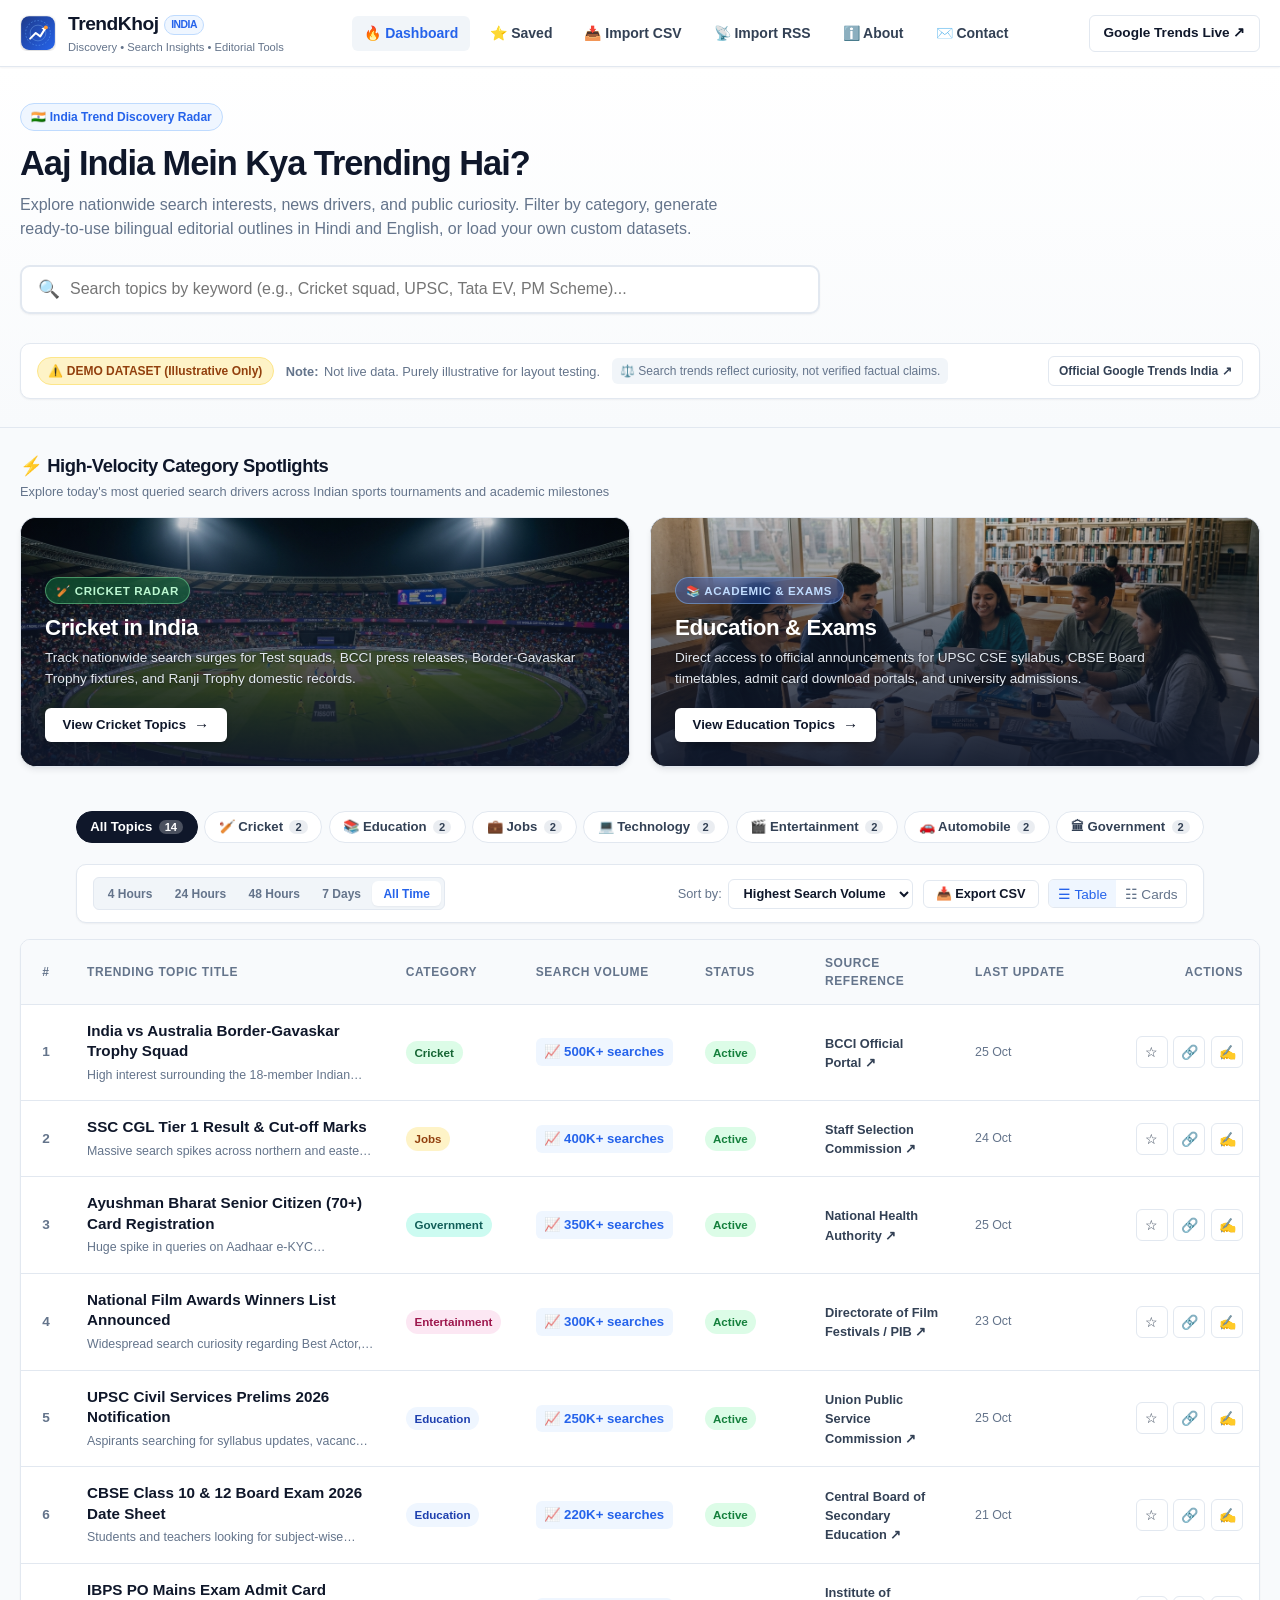
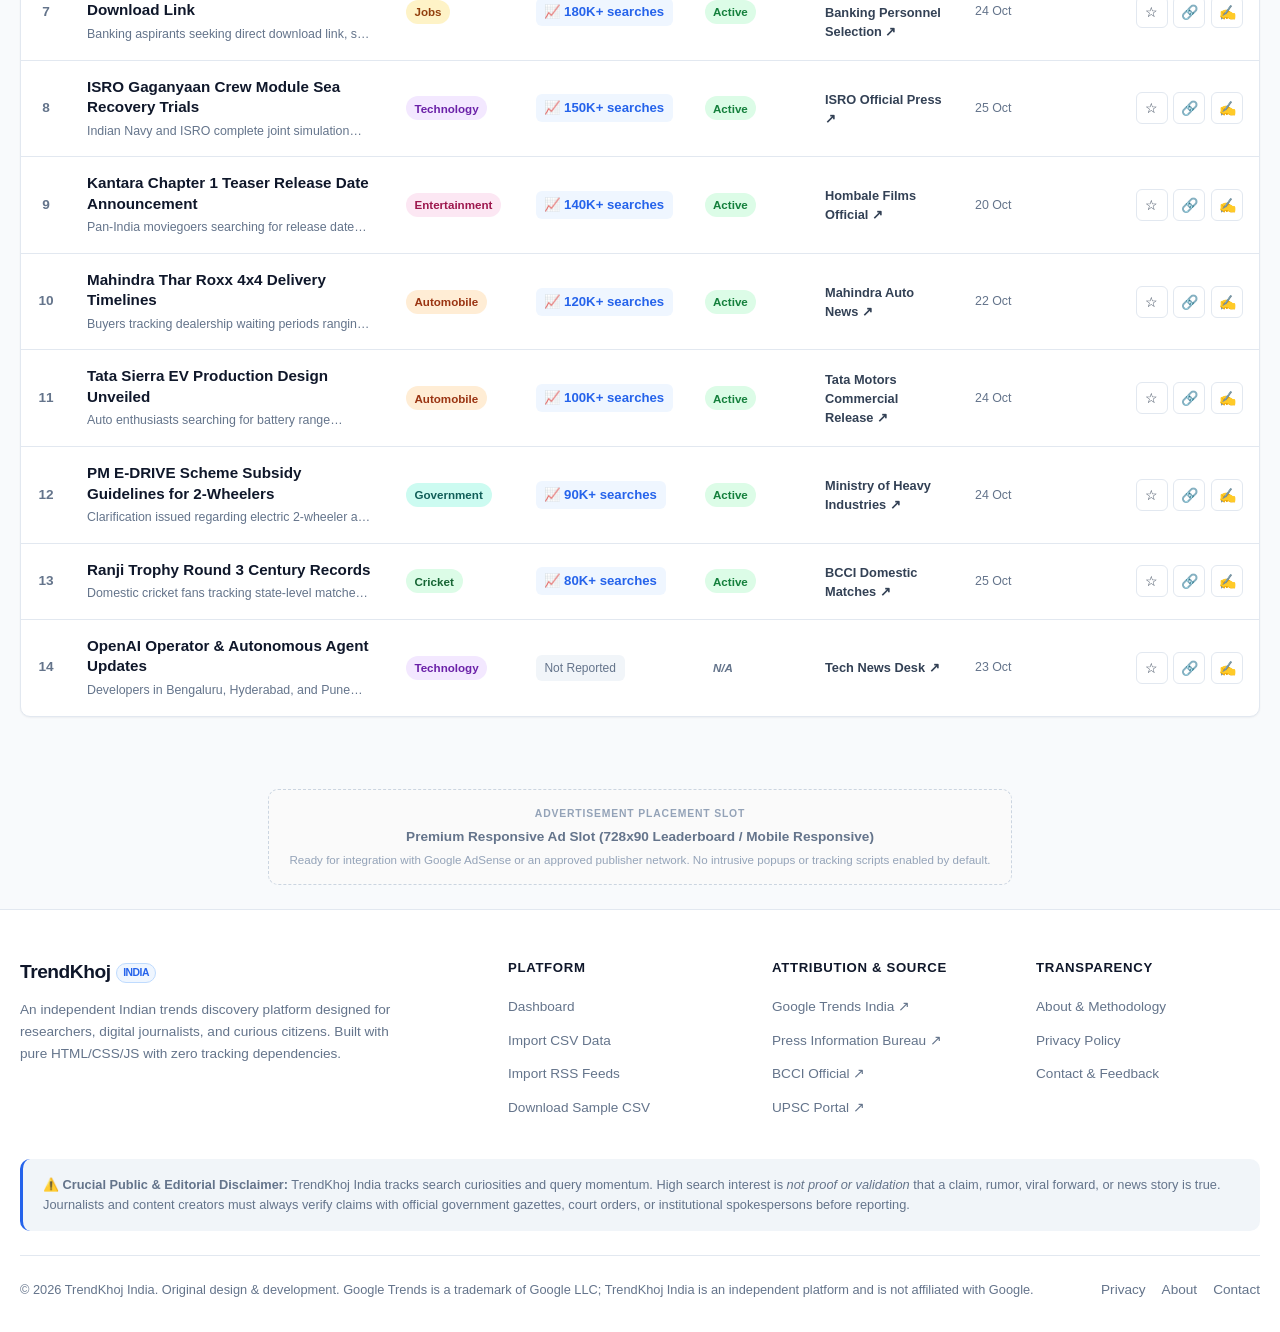
<file: Trendkhoj/index.html>
<!DOCTYPE html>
<html lang="en">
<head>
  <meta charset="UTF-8">
  <meta name="viewport" content="width=device-width, initial-scale=1.0">
  <title>TrendKhoj India | Aaj India Mein Kya Trending Hai? — Trending Topics Discovery</title>
  
  <!-- SEO Meta Tags -->
  <meta name="description" content="Discover what India is searching for right now. TrendKhoj India is an independent discovery platform inspired by Google Trends, offering verified category filters, editorial outlines in Hindi & English, and CSV/RSS import tools.">
  <meta name="keywords" content="India trends, trending topics India, Google Trends India, Aaj India Mein Kya Trending Hai, Cricket trends, Sarkari naukri trends, UPSC trends, Tech India trends, Hindi article outline generator">
  <meta name="author" content="TrendKhoj India">
  <meta name="robots" content="index, follow">

  <!-- OpenGraph Social Tags -->
  <meta property="og:title" content="TrendKhoj India — Aaj India Mein Kya Trending Hai?">
  <meta property="og:description" content="India-focused trending topics discovery platform. Search interests, editorial outlines, and transparent data exploration.">
  <meta property="og:type" content="website">
  <meta property="og:image" content="assets/images/favicon.svg">
  
  <!-- Favicon -->
  <link rel="icon" type="image/svg+xml" href="favicon.svg">
  
  <!-- Core Stylesheet -->
  <link rel="stylesheet" href="style.css">
</head>
<body>

  <!-- =======================================================================
       1. TOP NAVBAR
       ======================================================================= -->
  <nav class="navbar" role="navigation" aria-label="Main Navigation">
    <div class="nav-container">
      
      <!-- Brand Logo & Identity -->
      <a href="index.html" class="brand-wrapper" title="TrendKhoj India Homepage">
        <img src="assets/images/favicon.svg" alt="TrendKhoj India Emblem" class="brand-logo-svg">
        <div class="brand-text">
          <div class="brand-title">
            TrendKhoj <span class="badge-country">India</span>
          </div>
          <span class="brand-subtitle">Discovery • Search Insights • Editorial Tools</span>
        </div>
      </a>

      <!-- Desktop Navigation Links -->
      <ul class="nav-links" id="nav-links-menu">
        <li><a href="index.html" class="nav-link active">🔥 Dashboard</a></li>
        <li><a href="javascript:void(0)" id="nav-favorites-btn" class="nav-link">⭐ Saved <span id="nav-fav-count" class="cat-count" style="display:none;">0</span></a></li>
        <li><a href="javascript:void(0)" id="nav-import-csv-btn" class="nav-link">📥 Import CSV</a></li>
        <li><a href="javascript:void(0)" id="nav-import-rss-btn" class="nav-link">📡 Import RSS</a></li>
        <li><a href="about.html" class="nav-link">ℹ️ About</a></li>
        <li><a href="contact.html" class="nav-link">✉️ Contact</a></li>
      </ul>

      <!-- Navbar Action: Link to Official Google Trends -->
      <div class="nav-actions">
        <a href="https://trends.google.com/trending?geo=IN" target="_blank" rel="noopener noreferrer" class="btn-nav-outline" title="View live Google Trends Trending Now in India">
          Google Trends Live ↗
        </a>
        <button type="button" class="mobile-menu-btn" id="mobile-menu-toggle" aria-label="Toggle navigation menu">
          ☰
        </button>
      </div>

    </div>
  </nav>

  <!-- =======================================================================
       2. HERO HEADER & SEARCH
       ======================================================================= -->
  <header class="hero-section">
    <div class="hero-container">
      
      <div class="hero-badge-tag">
        🇮🇳 India Trend Discovery Radar
      </div>

      <h1 class="hero-title">
        Aaj India Mein Kya Trending Hai?
      </h1>
      
      <p class="hero-subtitle">
        Explore nationwide search interests, news drivers, and public curiosity. Filter by category, generate ready-to-use bilingual editorial outlines in Hindi and English, or load your own custom datasets.
      </p>

      <!-- Topic Search Bar -->
      <div class="search-wrapper">
        <div class="search-input-group">
          <span class="search-icon-inside" aria-hidden="true">🔍</span>
          <input 
            type="text" 
            id="search-topics-input" 
            class="search-input" 
            placeholder="Search topics by keyword (e.g., Cricket squad, UPSC, Tata EV, PM Scheme)..." 
            autocomplete="off"
            aria-label="Search trending topics"
          >
          <button type="button" id="search-clear-btn" class="search-clear-btn" title="Clear search query" aria-label="Clear search input">
            ✕
          </button>
        </div>

        <!-- Search History Pills -->
        <div class="search-history-container">
          <div id="search-history-chips"></div>
          <button type="button" id="btn-clear-history" class="btn-clear-history" style="display:none;">Clear history</button>
        </div>
      </div>

      <!-- Data Status & Authenticity Banner -->
      <div class="data-status-banner">
        <div class="status-info-cluster">
          <span id="data-origin-badge" class="dataset-pill demo">
            ⚠️ DEMO DATASET (Illustrative Only)
          </span>
          <div id="data-timestamp-info" class="status-timestamp">
            <!-- Populated via app.js -->
          </div>
          <span class="status-disclaimer-snippet">
            ⚖️ Search trends reflect curiosity, not verified factual claims.
          </span>
        </div>

        <div class="status-actions">
          <button type="button" id="btn-reset-demo-dataset" class="btn-sm-action" style="display:none;" title="Restore original demo dataset">
            🔄 Revert to Demo Data
          </button>
          <a href="https://trends.google.com/trending?geo=IN" target="_blank" rel="noopener noreferrer" class="btn-sm-action" title="Check official Google Trends page">
            Official Google Trends India ↗
          </a>
        </div>
      </div>

    </div>
  </header>

  <!-- =======================================================================
       2.5 CATEGORY SPOTLIGHT SHOWCASE (Cricket & Education)
       ======================================================================= -->
  <section class="category-spotlight-section" aria-label="Featured Category Spotlights">
    <div class="spotlight-header">
      <div class="spotlight-title-group">
        <h2 class="spotlight-section-heading">
          <span>⚡ High-Velocity Category Spotlights</span>
        </h2>
        <p class="spotlight-section-sub">
          Explore today's most queried search drivers across Indian sports tournaments and academic milestones
        </p>
      </div>
    </div>

    <div class="category-spotlight-grid">
      
      <!-- Cricket Category Card -->
      <article class="category-spotlight-card" data-spotlight-cat="Cricket">
        <div class="spotlight-img-wrap">
          <img 
            src="assets/images/cricket-category.jpg" 
            alt="Crowded Indian cricket stadium under bright floodlights with players in action on the pitch" 
            class="spotlight-img"
            loading="lazy"
            onerror="this.onerror=null; this.src='https://images.unsplash.com/photo-1540747913346-19e32dc3e97e?auto=format&fit=crop&w=800&q=80';"
          >
          <div class="spotlight-gradient-overlay" aria-hidden="true"></div>
        </div>
        <div class="spotlight-content">
          <span class="spotlight-badge cricket-badge">🏏 Cricket Radar</span>
          <h3 class="spotlight-card-title">Cricket in India</h3>
          <p class="spotlight-card-desc">
            Track nationwide search surges for Test squads, BCCI press releases, Border-Gavaskar Trophy fixtures, and Ranji Trophy domestic records.
          </p>
          <button type="button" class="btn-spotlight-action" data-filter-category="Cricket" aria-label="Filter dashboard to view all Cricket topics">
            <span>View Cricket Topics</span>
            <span class="btn-arrow" aria-hidden="true">→</span>
          </button>
        </div>
      </article>

      <!-- Education Category Card -->
      <article class="category-spotlight-card" data-spotlight-cat="Education">
        <div class="spotlight-img-wrap">
          <img 
            src="assets/images/education-category.jpg" 
            alt="Indian university students studying with textbooks, notebooks, and laptops in a bright modern library" 
            class="spotlight-img"
            loading="lazy"
            onerror="this.onerror=null; this.src='https://images.unsplash.com/photo-1523240795612-9a054b0db644?auto=format&fit=crop&w=800&q=80';"
          >
          <div class="spotlight-gradient-overlay" aria-hidden="true"></div>
        </div>
        <div class="spotlight-content">
          <span class="spotlight-badge education-badge">📚 Academic & Exams</span>
          <h3 class="spotlight-card-title">Education & Exams</h3>
          <p class="spotlight-card-desc">
            Direct access to official announcements for UPSC CSE syllabus, CBSE Board timetables, admit card download portals, and university admissions.
          </p>
          <button type="button" class="btn-spotlight-action" data-filter-category="Education" aria-label="Filter dashboard to view all Education topics">
            <span>View Education Topics</span>
            <span class="btn-arrow" aria-hidden="true">→</span>
          </button>
        </div>
      </article>

    </div>
  </section>

  <!-- =======================================================================
       3. CONTROLS BAR (CATEGORIES, TIME, SORT, VIEW)
       ======================================================================= -->
  <section class="controls-section" aria-label="Filter and Sort Controls">
    <div class="controls-cluster">
      
      <!-- Category Filter Pills -->
      <div class="categories-scroll" id="categories-container" role="tablist" aria-label="Topic Categories">
        <button type="button" class="cat-btn active" data-cat="All" role="tab" aria-selected="true">
          All Topics <span class="cat-count" data-cat-badge="All">0</span>
        </button>
        <button type="button" class="cat-btn" data-cat="Cricket" role="tab" aria-selected="false">
          🏏 Cricket <span class="cat-count" data-cat-badge="Cricket">0</span>
        </button>
        <button type="button" class="cat-btn" data-cat="Education" role="tab" aria-selected="false">
          📚 Education <span class="cat-count" data-cat-badge="Education">0</span>
        </button>
        <button type="button" class="cat-btn" data-cat="Jobs" role="tab" aria-selected="false">
          💼 Jobs <span class="cat-count" data-cat-badge="Jobs">0</span>
        </button>
        <button type="button" class="cat-btn" data-cat="Technology" role="tab" aria-selected="false">
          💻 Technology <span class="cat-count" data-cat-badge="Technology">0</span>
        </button>
        <button type="button" class="cat-btn" data-cat="Entertainment" role="tab" aria-selected="false">
          🎬 Entertainment <span class="cat-count" data-cat-badge="Entertainment">0</span>
        </button>
        <button type="button" class="cat-btn" data-cat="Automobile" role="tab" aria-selected="false">
          🚗 Automobile <span class="cat-count" data-cat-badge="Automobile">0</span>
        </button>
        <button type="button" class="cat-btn" data-cat="Government" role="tab" aria-selected="false">
          🏛 Government <span class="cat-count" data-cat-badge="Government">0</span>
        </button>
      </div>

      <!-- Secondary Controls: Time Range, Sorting, Export, View Toggle -->
      <div class="secondary-filters-bar">
        
        <!-- Time Window Filter -->
        <div class="time-filters-group" role="group" aria-label="Time Filter Window">
          <button type="button" class="time-btn" data-time-filter="4h">4 Hours</button>
          <button type="button" class="time-btn" data-time-filter="24h">24 Hours</button>
          <button type="button" class="time-btn" data-time-filter="48h">48 Hours</button>
          <button type="button" class="time-btn" data-time-filter="7d">7 Days</button>
          <button type="button" class="time-btn active" data-time-filter="all">All Time</button>
        </div>

        <!-- Sort, Export, and View Mode Group -->
        <div class="sort-and-view-group">
          
          <!-- Sort Dropdown -->
          <div class="sort-select-wrapper">
            <label for="sort-select">Sort by:</label>
            <select id="sort-select" class="select-control">
              <option value="volume-desc">Highest Search Volume</option>
              <option value="volume-asc">Lowest Search Volume</option>
              <option value="recent">Most Recently Updated</option>
              <option value="title-asc">Topic Title (A to Z)</option>
              <option value="title-desc">Topic Title (Z to A)</option>
            </select>
          </div>

          <!-- Export CSV Button -->
          <button type="button" id="btn-export-csv" class="btn-export" title="Export currently filtered topics as CSV file">
            📥 Export CSV
          </button>

          <!-- Table / Card View Toggle -->
          <div class="view-toggle-group" role="group" aria-label="View toggle">
            <button type="button" id="view-mode-table" class="view-toggle-btn active" title="Desktop Table View" aria-label="Table view">
              ☰ Table
            </button>
            <button type="button" id="view-mode-cards" class="view-toggle-btn" title="Card Grid View" aria-label="Card view">
              ☷ Cards
            </button>
          </div>

        </div>

      </div>

    </div>
  </section>

  <!-- =======================================================================
       4. TOPIC DASHBOARD
       ======================================================================= -->
  <main class="dashboard-main">
    
    <!-- Desktop Responsive Table View -->
    <div id="table-view-container" class="table-responsive-container">
      <table class="trend-table">
        <thead>
          <tr>
            <th class="col-rank">#</th>
            <th class="col-topic">Trending Topic Title</th>
            <th class="col-category">Category</th>
            <th class="col-volume">Search Volume</th>
            <th class="col-status">Status</th>
            <th class="col-source">Source Reference</th>
            <th class="col-time">Last Update</th>
            <th class="col-actions">Actions</th>
          </tr>
        </thead>
        <tbody id="trend-table-tbody">
          <!-- Populated dynamically via JavaScript -->
        </tbody>
      </table>
    </div>

    <!-- Mobile-First / Alternative Card View -->
    <div id="card-view-container" class="card-grid-container" style="display:none;">
      <div id="trend-card-grid" class="card-grid-container">
        <!-- Populated dynamically via JavaScript -->
      </div>
    </div>

    <!-- Empty State (Shown when no topics match filters or search) -->
    <div id="empty-state-view" class="empty-state-box" style="display:none;">
      <div class="empty-state-icon">🔍</div>
      <h3 class="empty-state-title">No Matching Topics Found</h3>
      <p class="empty-state-text">
        We couldn't find any topics matching your current search query or time filter. Try broadening your keywords, resetting category filters, or importing a custom CSV dataset.
      </p>
      <div style="display:flex; justify-content:center; gap:0.75rem;">
        <button type="button" class="btn-nav-primary" onclick="document.getElementById('search-clear-btn').click();">
          Reset Search Filter
        </button>
      </div>
    </div>

  </main>

  <!-- =======================================================================
       5. ADVERTISING PLACEHOLDER COMPONENT
       ======================================================================= -->
  <aside class="ad-placement-wrapper" aria-label="Sponsored Content Placement">
    <div class="ad-container-slot" id="ad-banner-placement">
      <span class="ad-label-badge">Advertisement Placement Slot</span>
      <div class="ad-placeholder-text">
        Premium Responsive Ad Slot (728x90 Leaderboard / Mobile Responsive)
      </div>
      <p class="ad-subtext">
        Ready for integration with Google AdSense or an approved publisher network. No intrusive popups or tracking scripts enabled by default.
      </p>
    </div>
  </aside>

  <!-- =======================================================================
       6. SITE FOOTER
       ======================================================================= -->
  <footer class="site-footer">
    <div class="footer-container">
      
      <div class="footer-top-grid">
        
        <!-- Column 1: Brand & Philosophy -->
        <div>
          <div class="brand-title">
            TrendKhoj <span class="badge-country">India</span>
          </div>
          <p class="footer-brand-desc">
            An independent Indian trends discovery platform designed for researchers, digital journalists, and curious citizens. Built with pure HTML/CSS/JS with zero tracking dependencies.
          </p>
        </div>

        <!-- Column 2: Quick Links -->
        <div>
          <h4 class="footer-col-title">Platform</h4>
          <ul class="footer-link-list">
            <li><a href="index.html" class="footer-link">Dashboard</a></li>
            <li><a href="javascript:void(0)" onclick="document.getElementById('nav-import-csv-btn').click()" class="footer-link">Import CSV Data</a></li>
            <li><a href="javascript:void(0)" onclick="document.getElementById('nav-import-rss-btn').click()" class="footer-link">Import RSS Feeds</a></li>
            <li><a href="sample-trends.csv" download class="footer-link">Download Sample CSV</a></li>
          </ul>
        </div>

        <!-- Column 3: Institutional & Attribution -->
        <div>
          <h4 class="footer-col-title">Attribution & Source</h4>
          <ul class="footer-link-list">
            <li><a href="https://trends.google.com/trending?geo=IN" target="_blank" rel="noopener noreferrer" class="footer-link">Google Trends India ↗</a></li>
            <li><a href="https://pib.gov.in" target="_blank" rel="noopener noreferrer" class="footer-link">Press Information Bureau ↗</a></li>
            <li><a href="https://www.bcci.tv" target="_blank" rel="noopener noreferrer" class="footer-link">BCCI Official ↗</a></li>
            <li><a href="https://upsc.gov.in" target="_blank" rel="noopener noreferrer" class="footer-link">UPSC Portal ↗</a></li>
          </ul>
        </div>

        <!-- Column 4: Legal & Contact -->
        <div>
          <h4 class="footer-col-title">Transparency</h4>
          <ul class="footer-link-list">
            <li><a href="about.html" class="footer-link">About & Methodology</a></li>
            <li><a href="privacy.html" class="footer-link">Privacy Policy</a></li>
            <li><a href="contact.html" class="footer-link">Contact & Feedback</a></li>
          </ul>
        </div>

      </div>

      <!-- Prominent Editorial Disclaimer -->
      <div class="footer-disclaimer-box">
        <strong>⚠️ Crucial Public & Editorial Disclaimer:</strong> TrendKhoj India tracks search curiosities and query momentum. High search interest is <em>not proof or validation</em> that a claim, rumor, viral forward, or news story is true. Journalists and content creators must always verify claims with official government gazettes, court orders, or institutional spokespersons before reporting.
      </div>

      <!-- Copyright & Bottom Links -->
      <div class="footer-bottom-bar">
        <div>
          © 2026 TrendKhoj India. Original design & development. Google Trends is a trademark of Google LLC; TrendKhoj India is an independent platform and is not affiliated with Google.
        </div>
        <div style="display:flex; gap:1rem;">
          <a href="privacy.html" class="footer-link">Privacy</a>
          <a href="about.html" class="footer-link">About</a>
          <a href="contact.html" class="footer-link">Contact</a>
        </div>
      </div>

    </div>
  </footer>

  <!-- =======================================================================
       7. TOPIC EXPLORER MODAL (Details, Outline, Headlines, Social Media)
       ======================================================================= -->
  <div id="modal-topic-explorer" class="modal-overlay" role="dialog" aria-modal="true" aria-labelledby="explorer-topic-title">
    <div class="modal-card">
      
      <div class="modal-header">
        <div class="modal-header-title">
          <span>🔎 Topic Explorer:</span>
          <span id="explorer-cat-tag" class="cat-tag general">General</span>
        </div>
        <button type="button" class="modal-close-btn" title="Close dialog" aria-label="Close dialog">✕</button>
      </div>

      <div class="modal-body">
        
        <!-- Category Banner (for Cricket & Education) -->
        <div id="explorer-image-banner-container" style="display:none;"></div>

        <!-- Hero Details Box -->
        <div class="explorer-hero-box">
          <h2 id="explorer-topic-title" style="font-size:1.35rem; font-weight:800; color:var(--text-dark); margin-bottom:0.5rem; line-height:1.3;">
            Topic Title
          </h2>
          
          <div class="explorer-meta-grid">
            <div class="meta-item-box">
              <span class="meta-item-label">Search Volume</span>
              <span id="explorer-volume-val" class="meta-item-value">500K+ searches</span>
            </div>
            <div class="meta-item-box">
              <span class="meta-item-label">Source Status</span>
              <span id="explorer-status-val" class="meta-item-value">Active</span>
            </div>
            <div class="meta-item-box">
              <span class="meta-item-label">Reported Timestamp</span>
              <span id="explorer-time-val" class="meta-item-value">Oct 25, 2026</span>
            </div>
            <div class="meta-item-box">
              <span class="meta-item-label">Dataset Origin</span>
              <span id="explorer-origin-val" class="meta-item-value">Demo Data</span>
            </div>
          </div>
        </div>

        <!-- Fact-Check Advisory Alert -->
        <div class="disclaimer-alert-box">
          <span style="font-size:1.2rem;">⚖️</span>
          <div>
            <strong>Fact-Check Advisory:</strong> High search queries represent public interest, not verified facts. Never publish viral speculation without corroborating with the primary official source.
          </div>
        </div>

        <!-- Tabs Navigation -->
        <div class="tabs-nav" role="tablist">
          <button type="button" class="tab-btn active" data-tab-target="tab-outline" role="tab">
            📝 Article Outline
          </button>
          <button type="button" class="tab-btn" data-tab-target="tab-social" role="tab">
            📢 Headlines & Social Copy
          </button>
          <button type="button" class="tab-btn" data-tab-target="tab-sources" role="tab">
            🏛 Official Verification Links
          </button>
        </div>

        <!-- Tab 1: Editable Article Outline -->
        <div id="tab-outline" class="tab-pane active" role="tabpanel">
          <div class="outline-editor-toolbar">
            <div style="display:flex; align-items:center; gap:0.5rem;">
              <label for="outline-lang-select" style="font-size:0.8rem; font-weight:600;">Outline Language:</label>
              <select id="outline-lang-select" class="select-control">
                <option value="en">English (Default)</option>
                <option value="hi">हिंदी (Hindi Article)</option>
                <option value="hinglish">Hinglish (Digital Blog)</option>
              </select>
            </div>
            <div style="display:flex; gap:0.4rem;">
              <button type="button" id="btn-save-custom-outline" class="btn-sm-action" title="Save your edited notes in localStorage">
                💾 Save Notes
              </button>
              <button type="button" id="btn-copy-outline" class="btn-sm-action" style="background:#EFF6FF; color:var(--primary); border-color:var(--primary-border);">
                📋 Copy Outline
              </button>
            </div>
          </div>

          <textarea id="explorer-outline-textarea" class="outline-textarea" spellcheck="false" placeholder="Generating outline..."></textarea>
          <p style="font-size:0.75rem; color:var(--text-muted); margin-top:0.35rem;">
            ✏️ You can edit, customize, or add your notes directly in the box above. Click <strong>Save Notes</strong> to keep your changes stored on this device.
          </p>
        </div>

        <!-- Tab 2: Headlines & Social Media Captions -->
        <div id="tab-social" class="tab-pane" role="tabpanel">
          <div style="margin-bottom:1.25rem;">
            <h4 style="font-size:0.9rem; font-weight:700; color:var(--text-dark); margin-bottom:0.75rem;">
              Suggested Headlines (Bilingual News & Explainers)
            </h4>
            <div id="explorer-headlines-container">
              <!-- Populated via templates.js -->
            </div>
          </div>

          <div>
            <h4 style="font-size:0.9rem; font-weight:700; color:var(--text-dark); margin-bottom:0.75rem;">
              Social Media & Messaging Snippets
            </h4>
            <div id="explorer-social-container">
              <!-- Populated via templates.js -->
            </div>
          </div>
        </div>

        <!-- Tab 3: Official Verification & Deep Dives -->
        <div id="tab-sources" class="tab-pane" role="tabpanel">
          <p style="font-size:0.875rem; color:var(--text-body); margin-bottom:1.25rem;">
            Verify facts directly using official channels, verified news publishers, or Google Trends analytics:
          </p>

          <div style="display:flex; flex-direction:column; gap:0.75rem;">
            <a id="explorer-source-link" href="#" target="_blank" rel="noopener noreferrer" class="btn-nav-outline" style="justify-content:space-between;">
              <span>🏛 Primary Official Portal / Authority</span>
              <span>Open ↗</span>
            </a>
            <a id="explorer-google-trends-btn" href="#" target="_blank" rel="noopener noreferrer" class="btn-nav-outline" style="justify-content:space-between;">
              <span>📈 View Topic on Google Trends Explore (India)</span>
              <span>Open ↗</span>
            </a>
            <a id="explorer-google-news-btn" href="#" target="_blank" rel="noopener noreferrer" class="btn-nav-outline" style="justify-content:space-between;">
              <span>📰 Search Topic on Google News India</span>
              <span>Open ↗</span>
            </a>
          </div>
        </div>

      </div>

      <div class="modal-footer">
        <button type="button" class="btn-nav-outline modal-close-btn">Close</button>
      </div>

    </div>
  </div>

  <!-- =======================================================================
       8. CSV IMPORT & COLUMN MAPPING MODAL
       ======================================================================= -->
  <div id="modal-csv-import" class="modal-overlay" role="dialog" aria-modal="true" aria-labelledby="csv-modal-heading">
    <div class="modal-card">
      
      <div class="modal-header">
        <div class="modal-header-title">
          <span id="csv-modal-heading">📥 Import CSV Dataset</span>
        </div>
        <button type="button" class="modal-close-btn" title="Close dialog" aria-label="Close dialog">✕</button>
      </div>

      <div class="modal-body">
        
        <!-- Step 1: Upload File -->
        <div id="csv-step-upload">
          <div class="import-dropzone" id="csv-dropzone">
            <div class="dropzone-icon">📄</div>
            <h3 style="font-size:1.1rem; font-weight:700; color:var(--text-dark); margin-bottom:0.25rem;">
              Click to select or drag & drop a .CSV file
            </h3>
            <p style="font-size:0.825rem; color:var(--text-muted); margin-bottom:1rem;">
              Supports any standard CSV file with custom columns. You can map columns in the next step.
            </p>
            <input type="file" id="csv-file-input" accept=".csv,text/csv" style="display:none;">
            <button type="button" class="btn-nav-primary" style="margin: 0 auto;">
              Browse CSV File
            </button>
          </div>

          <div style="background:var(--bg-subtle); padding:1rem; border-radius:var(--radius-md); font-size:0.8rem; color:var(--text-body);">
            <div style="display:flex; justify-content:space-between; align-items:center;">
              <div>
                <strong>Need a test format?</strong> Download our verified India trends sample file.
              </div>
              <button type="button" id="btn-download-sample-csv" class="btn-sm-action">
                ⬇️ Download sample-trends.csv
              </button>
            </div>
          </div>
        </div>

        <!-- Step 2: Column Mapping & Validation -->
        <div id="csv-step-mapping" style="display:none;">
          <div style="display:flex; justify-content:space-between; align-items:center; margin-bottom:1rem;">
            <div>
              <strong id="csv-filename-display" style="color:var(--text-dark);">file.csv</strong>
              <span id="csv-rowcount-display" class="cat-count" style="margin-left:0.5rem;">0 rows</span>
            </div>
            <button type="button" class="btn-sm-action" onclick="document.getElementById('csv-step-upload').style.display='block'; document.getElementById('csv-step-mapping').style.display='none';">
              ← Choose another file
            </button>
          </div>

          <p style="font-size:0.825rem; color:var(--text-muted); margin-bottom:1rem;">
            We have auto-detected column matches below. Confirm or adjust the column assignments before importing:
          </p>

          <table class="mapping-table">
            <thead>
              <tr>
                <th>TrendKhoj Field</th>
                <th>Requirement</th>
                <th>Map to CSV Column</th>
              </tr>
            </thead>
            <tbody>
              <tr>
                <td><strong>Topic Title</strong></td>
                <td><span style="color:#DC2626; font-size:0.75rem; font-weight:700;">Required</span></td>
                <td><select id="map-col-title" class="select-control" style="width:100%;"></select></td>
              </tr>
              <tr>
                <td>Category</td>
                <td><span class="text-muted" style="font-size:0.75rem;">Optional</span></td>
                <td><select id="map-col-cat" class="select-control" style="width:100%;"></select></td>
              </tr>
              <tr>
                <td>Search Volume</td>
                <td><span class="text-muted" style="font-size:0.75rem;">Optional</span></td>
                <td><select id="map-col-vol" class="select-control" style="width:100%;"></select></td>
              </tr>
              <tr>
                <td>Source Name</td>
                <td><span class="text-muted" style="font-size:0.75rem;">Optional</span></td>
                <td><select id="map-col-source-name" class="select-control" style="width:100%;"></select></td>
              </tr>
              <tr>
                <td>Source URL</td>
                <td><span class="text-muted" style="font-size:0.75rem;">Optional</span></td>
                <td><select id="map-col-source-url" class="select-control" style="width:100%;"></select></td>
              </tr>
              <tr>
                <td>Timestamp / Date</td>
                <td><span class="text-muted" style="font-size:0.75rem;">Optional</span></td>
                <td><select id="map-col-time" class="select-control" style="width:100%;"></select></td>
              </tr>
              <tr>
                <td>Status (Active/Ended)</td>
                <td><span class="text-muted" style="font-size:0.75rem;">Optional</span></td>
                <td><select id="map-col-status" class="select-control" style="width:100%;"></select></td>
              </tr>
            </tbody>
          </table>

          <div style="margin-top:1.25rem;">
            <button type="button" id="btn-apply-csv-import" class="btn-nav-primary" style="width:100%; justify-content:center; padding:0.75rem;">
              ✓ Validate & Import Dataset Now
            </button>
          </div>
        </div>

      </div>

      <div class="modal-footer">
        <button type="button" class="btn-nav-outline modal-close-btn">Cancel</button>
      </div>

    </div>
  </div>

  <!-- =======================================================================
       9. RSS / ATOM IMPORT MODAL
       ======================================================================= -->
  <div id="modal-rss-import" class="modal-overlay" role="dialog" aria-modal="true" aria-labelledby="rss-modal-heading">
    <div class="modal-card">
      
      <div class="modal-header">
        <div class="modal-header-title">
          <span id="rss-modal-heading">📡 Import RSS / Atom Feed</span>
        </div>
        <button type="button" class="modal-close-btn" title="Close dialog" aria-label="Close dialog">✕</button>
      </div>

      <div class="modal-body">
        
        <!-- Explanation of CORS Limitations -->
        <div class="disclaimer-alert-box" style="background:#EFF6FF; border-color:#BFDBFE; color:#1E40AF; margin-bottom:1rem;">
          <span style="font-size:1.2rem;">ℹ️</span>
          <div>
            <strong>Browser CORS Transparency Notice:</strong> Modern web browsers enforce CORS (Cross-Origin Resource Sharing). Direct browser requests to external feeds (like Google Trends RSS) will be blocked unless fetched via an open CORS proxy or pasted manually. We provide both options below.
          </div>
        </div>

        <div class="tabs-nav" role="tablist">
          <button type="button" class="tab-btn active" data-tab-target="tab-rss-url" role="tab">
            🌐 Fetch via URL & Proxy
          </button>
          <button type="button" class="tab-btn" data-tab-target="tab-rss-manual" role="tab">
            📋 Safe Manual XML Paste (100% Reliable)
          </button>
        </div>

        <!-- Tab 1: URL + Proxy Fetch -->
        <div id="tab-rss-url" class="tab-pane active" role="tabpanel">
          <div class="form-group">
            <label for="rss-feed-url" class="form-label">RSS / Atom Feed URL:</label>
            <input 
              type="url" 
              id="rss-feed-url" 
              class="form-input" 
              placeholder="e.g. https://trends.google.com/trending/rss?geo=IN"
              value="https://trends.google.com/trending/rss?geo=IN"
            >
          </div>

          <div class="form-group">
            <label for="rss-proxy-select" class="form-label">CORS Proxy Provider:</label>
            <select id="rss-proxy-select" class="select-control" style="width:100%;">
              <option value="allorigins">AllOrigins Public Proxy (Recommended)</option>
              <option value="corsproxy_io">CorsProxy.io Public Proxy</option>
            </select>
          </div>

          <div id="rss-fetch-status" style="display:none; font-size:0.85rem; padding:0.5rem; margin-bottom:1rem; border-radius:var(--radius-sm); background:var(--bg-subtle);"></div>

          <button type="button" id="btn-fetch-rss" class="btn-nav-primary" style="width:100%; justify-content:center; padding:0.75rem;">
            📡 Fetch & Import Live Feed
          </button>
        </div>

        <!-- Tab 2: Safe Manual XML Paste -->
        <div id="tab-rss-manual" class="tab-pane" role="tabpanel">
          <p style="font-size:0.825rem; color:var(--text-muted); margin-bottom:0.75rem;">
            If network proxies are blocked or down, open the feed link (e.g. <a href="https://trends.google.com/trending/rss?geo=IN" target="_blank" rel="noopener noreferrer">Google Trends India RSS ↗</a>) in a new browser tab, press <kbd>Ctrl+A</kbd> then <kbd>Ctrl+C</kbd>, and paste the raw XML code here:
          </p>

          <div class="form-group">
            <label for="rss-manual-textarea" class="form-label">Paste Raw RSS / Atom XML:</label>
            <textarea id="rss-manual-textarea" class="form-textarea" rows="8" placeholder="<rss version=&quot;2.0&quot;><channel><item><title>...</title>..."></textarea>
          </div>

          <button type="button" id="btn-parse-manual-xml" class="btn-nav-primary" style="width:100%; justify-content:center; padding:0.75rem;">
            ✓ Parse & Load Pasted XML Topics
          </button>
        </div>

      </div>

      <div class="modal-footer">
        <button type="button" class="btn-nav-outline modal-close-btn">Cancel</button>
      </div>

    </div>
  </div>

  <!-- =======================================================================
       10. TOAST NOTIFICATION CONTAINER
       ======================================================================= -->
  <div id="toast-container" class="toast-container" aria-live="polite"></div>

  <!-- =======================================================================
       11. JAVASCRIPT APPLICATION SCRIPT
       ======================================================================= -->
  <script src="script.js"></script>

</body>
</html>
</file>
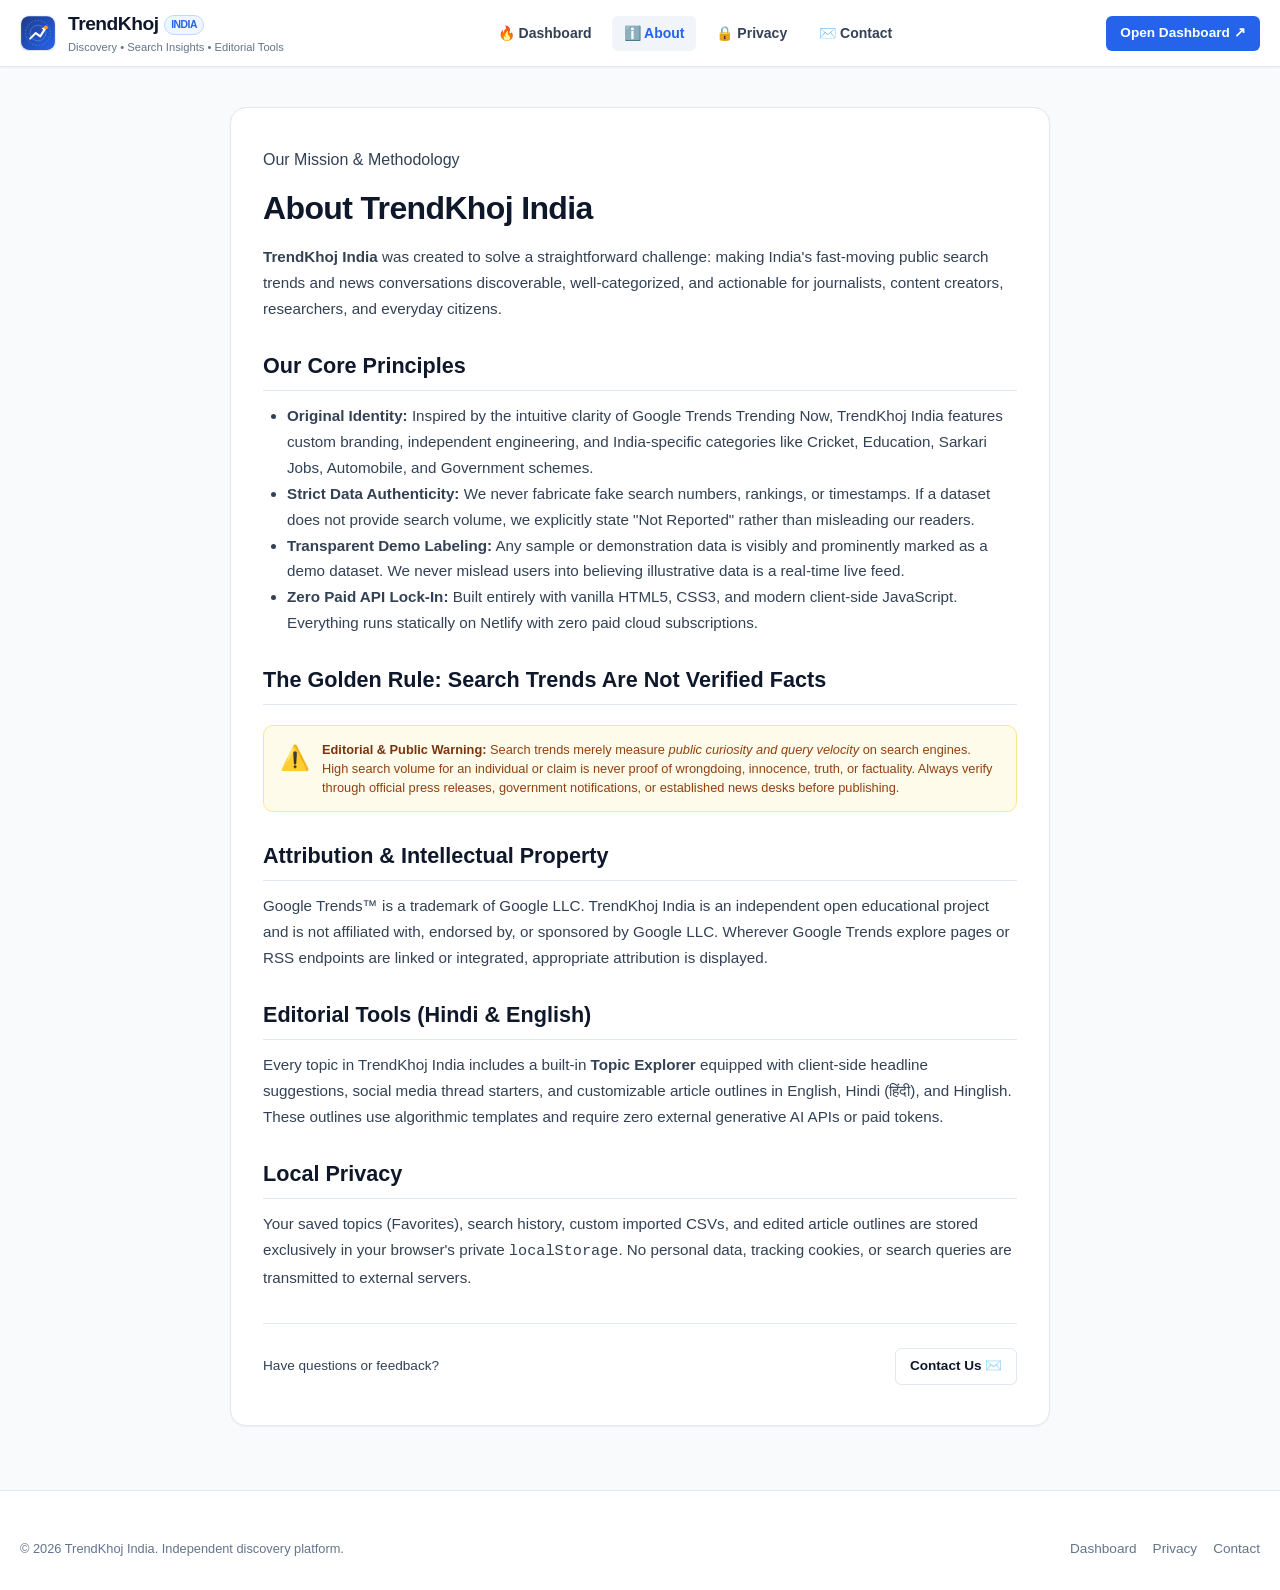
<file: Trendkhoj/about.html>
<!DOCTYPE html>
<html lang="en">
<head>
  <meta charset="UTF-8">
  <meta name="viewport" content="width=device-width, initial-scale=1.0">
  <title>About TrendKhoj India | Methodology, Purpose & Data Transparency</title>
  
  <meta name="description" content="Learn about TrendKhoj India, our mission to make Indian trending topics accessible, our transparent data guidelines, and why search volume does not equal verified facts.">
  <meta name="author" content="TrendKhoj India">
  
  <link rel="icon" type="image/svg+xml" href="favicon.svg">
  <link rel="stylesheet" href="style.css">
  <style>
    .content-page-wrapper {
      max-width: 860px;
      margin: 2.5rem auto 4rem;
      padding: 0 1.25rem;
    }
    .content-card {
      background: #FFFFFF;
      border: 1px solid var(--border-color);
      border-radius: var(--radius-lg);
      padding: 2.5rem 2rem;
      box-shadow: var(--shadow-sm);
    }
    .content-card h1 {
      font-size: 2rem;
      font-weight: 800;
      color: var(--text-dark);
      margin-bottom: 0.75rem;
      letter-spacing: -0.02em;
    }
    .content-card h2 {
      font-size: 1.35rem;
      font-weight: 700;
      color: var(--text-dark);
      margin: 1.75rem 0 0.75rem;
      border-bottom: 1px solid var(--border-color);
      padding-bottom: 0.5rem;
    }
    .content-card p {
      font-size: 0.95rem;
      color: var(--text-body);
      line-height: 1.7;
      margin-bottom: 1rem;
    }
    .content-card ul {
      margin: 0.75rem 0 1.25rem 1.5rem;
      font-size: 0.95rem;
      color: var(--text-body);
      line-height: 1.7;
    }
  </style>
</head>
<body>

  <!-- NAVBAR -->
  <nav class="navbar" role="navigation" aria-label="Main Navigation">
    <div class="nav-container">
      <a href="index.html" class="brand-wrapper">
        <img src="assets/images/favicon.svg" alt="TrendKhoj India Emblem" class="brand-logo-svg">
        <div class="brand-text">
          <div class="brand-title">
            TrendKhoj <span class="badge-country">India</span>
          </div>
          <span class="brand-subtitle">Discovery • Search Insights • Editorial Tools</span>
        </div>
      </a>

      <ul class="nav-links" id="nav-links-menu">
        <li><a href="index.html" class="nav-link">🔥 Dashboard</a></li>
        <li><a href="about.html" class="nav-link active">ℹ️ About</a></li>
        <li><a href="privacy.html" class="nav-link">🔒 Privacy</a></li>
        <li><a href="contact.html" class="nav-link">✉️ Contact</a></li>
      </ul>

      <div class="nav-actions">
        <a href="index.html" class="btn-nav-primary">Open Dashboard ↗</a>
      </div>
    </div>
  </nav>

  <!-- CONTENT CONTAINER -->
  <div class="content-page-wrapper">
    <article class="content-card">
      <span class="badge-country" style="display:inline-block; margin-bottom:0.75rem;">Our Mission & Methodology</span>
      <h1>About TrendKhoj India</h1>
      
      <p>
        <strong>TrendKhoj India</strong> was created to solve a straightforward challenge: making India's fast-moving public search trends and news conversations discoverable, well-categorized, and actionable for journalists, content creators, researchers, and everyday citizens.
      </p>

      <h2>Our Core Principles</h2>
      <ul>
        <li><strong>Original Identity:</strong> Inspired by the intuitive clarity of Google Trends Trending Now, TrendKhoj India features custom branding, independent engineering, and India-specific categories like Cricket, Education, Sarkari Jobs, Automobile, and Government schemes.</li>
        <li><strong>Strict Data Authenticity:</strong> We never fabricate fake search numbers, rankings, or timestamps. If a dataset does not provide search volume, we explicitly state "Not Reported" rather than misleading our readers.</li>
        <li><strong>Transparent Demo Labeling:</strong> Any sample or demonstration data is visibly and prominently marked as a demo dataset. We never mislead users into believing illustrative data is a real-time live feed.</li>
        <li><strong>Zero Paid API Lock-In:</strong> Built entirely with vanilla HTML5, CSS3, and modern client-side JavaScript. Everything runs statically on Netlify with zero paid cloud subscriptions.</li>
      </ul>

      <h2>The Golden Rule: Search Trends Are Not Verified Facts</h2>
      <div class="disclaimer-alert-box" style="margin: 1.25rem 0;">
        <span style="font-size:1.5rem;">⚠️</span>
        <div>
          <strong>Editorial & Public Warning:</strong> Search trends merely measure <em>public curiosity and query velocity</em> on search engines. High search volume for an individual or claim is never proof of wrongdoing, innocence, truth, or factuality. Always verify through official press releases, government notifications, or established news desks before publishing.
        </div>
      </div>

      <h2>Attribution & Intellectual Property</h2>
      <p>
        Google Trends™ is a trademark of Google LLC. TrendKhoj India is an independent open educational project and is not affiliated with, endorsed by, or sponsored by Google LLC. Wherever Google Trends explore pages or RSS endpoints are linked or integrated, appropriate attribution is displayed.
      </p>

      <h2>Editorial Tools (Hindi & English)</h2>
      <p>
        Every topic in TrendKhoj India includes a built-in <strong>Topic Explorer</strong> equipped with client-side headline suggestions, social media thread starters, and customizable article outlines in English, Hindi (हिंदी), and Hinglish. These outlines use algorithmic templates and require zero external generative AI APIs or paid tokens.
      </p>

      <h2>Local Privacy</h2>
      <p>
        Your saved topics (Favorites), search history, custom imported CSVs, and edited article outlines are stored exclusively in your browser's private <code>localStorage</code>. No personal data, tracking cookies, or search queries are transmitted to external servers.
      </p>

      <div style="margin-top:2rem; padding-top:1.5rem; border-top:1px solid var(--border-color); display:flex; justify-content:space-between; align-items:center;">
        <span class="text-muted" style="font-size:0.85rem;">Have questions or feedback?</span>
        <a href="contact.html" class="btn-nav-outline">Contact Us ✉️</a>
      </div>
    </article>
  </div>

  <!-- FOOTER -->
  <footer class="site-footer">
    <div class="footer-container">
      <div class="footer-bottom-bar" style="border-top:none; padding-top:0;">
        <div>© 2026 TrendKhoj India. Independent discovery platform.</div>
        <div style="display:flex; gap:1rem;">
          <a href="index.html" class="footer-link">Dashboard</a>
          <a href="privacy.html" class="footer-link">Privacy</a>
          <a href="contact.html" class="footer-link">Contact</a>
        </div>
      </div>
    </div>
  </footer>

</body>
</html>
</file>
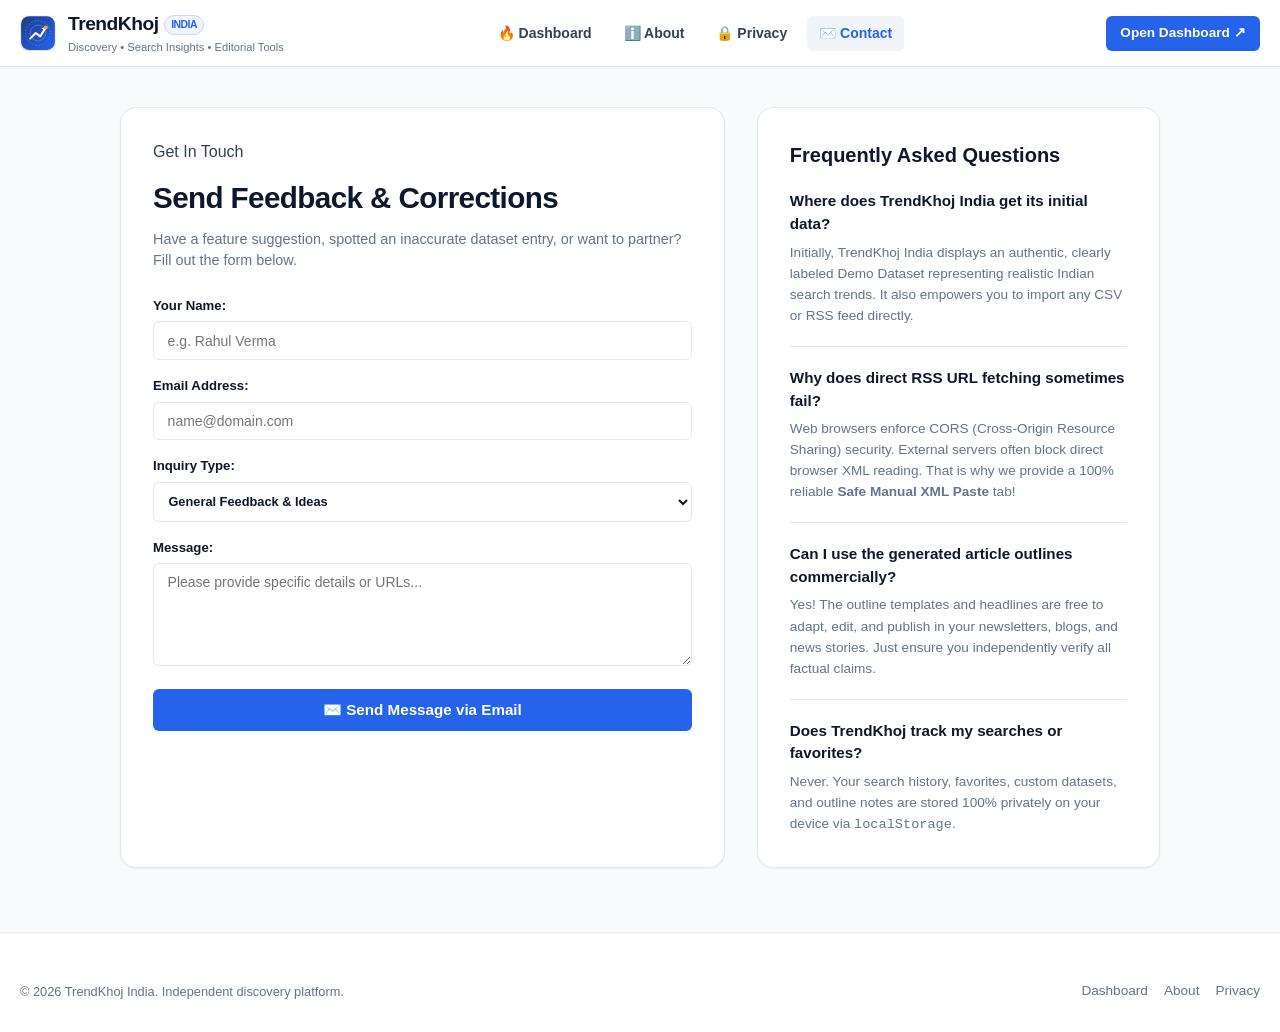
<file: Trendkhoj/contact.html>
<!DOCTYPE html>
<html lang="en">
<head>
  <meta charset="UTF-8">
  <meta name="viewport" content="width=device-width, initial-scale=1.0">
  <title>Contact & Feedback | TrendKhoj India</title>
  
  <meta name="description" content="Get in touch with the TrendKhoj India team for editorial corrections, dataset suggestions, technical feedback, or general inquiries.">
  <meta name="author" content="TrendKhoj India">
  
  <link rel="icon" type="image/svg+xml" href="favicon.svg">
  <link rel="stylesheet" href="style.css">
  <style>
    .contact-grid {
      display: grid;
      grid-template-columns: 3fr 2fr;
      gap: 2rem;
      max-width: 1080px;
      margin: 2.5rem auto 4rem;
      padding: 0 1.25rem;
    }
    .form-card, .faq-card {
      background: #FFFFFF;
      border: 1px solid var(--border-color);
      border-radius: var(--radius-lg);
      padding: 2rem;
      box-shadow: var(--shadow-sm);
    }
    .form-card h1 {
      font-size: 1.85rem;
      font-weight: 800;
      color: var(--text-dark);
      margin-bottom: 0.5rem;
      letter-spacing: -0.02em;
    }
    .faq-item {
      margin-bottom: 1.25rem;
      padding-bottom: 1.25rem;
      border-bottom: 1px solid var(--border-color);
    }
    .faq-item:last-child {
      border-bottom: none;
      margin-bottom: 0;
      padding-bottom: 0;
    }
    .faq-q {
      font-size: 0.95rem;
      font-weight: 700;
      color: var(--text-dark);
      margin-bottom: 0.35rem;
    }
    .faq-a {
      font-size: 0.85rem;
      color: var(--text-muted);
      line-height: 1.55;
    }
    @media (max-width: 768px) {
      .contact-grid {
        grid-template-columns: 1fr;
      }
    }
  </style>
</head>
<body>

  <!-- NAVBAR -->
  <nav class="navbar" role="navigation" aria-label="Main Navigation">
    <div class="nav-container">
      <a href="index.html" class="brand-wrapper">
        <img src="assets/images/favicon.svg" alt="TrendKhoj India Emblem" class="brand-logo-svg">
        <div class="brand-text">
          <div class="brand-title">
            TrendKhoj <span class="badge-country">India</span>
          </div>
          <span class="brand-subtitle">Discovery • Search Insights • Editorial Tools</span>
        </div>
      </a>

      <ul class="nav-links" id="nav-links-menu">
        <li><a href="index.html" class="nav-link">🔥 Dashboard</a></li>
        <li><a href="about.html" class="nav-link">ℹ️ About</a></li>
        <li><a href="privacy.html" class="nav-link">🔒 Privacy</a></li>
        <li><a href="contact.html" class="nav-link active">✉️ Contact</a></li>
      </ul>

      <div class="nav-actions">
        <a href="index.html" class="btn-nav-primary">Open Dashboard ↗</a>
      </div>
    </div>
  </nav>

  <!-- CONTACT & FAQ CONTAINER -->
  <div class="contact-grid">
    
    <!-- Contact Form -->
    <div class="form-card">
      <span class="badge-country" style="display:inline-block; margin-bottom:0.75rem;">Get In Touch</span>
      <h1>Send Feedback & Corrections</h1>
      <p style="font-size:0.9rem; color:var(--text-muted); margin-bottom:1.5rem;">
        Have a feature suggestion, spotted an inaccurate dataset entry, or want to partner? Fill out the form below.
      </p>

      <form id="contact-form" onsubmit="handleContactSubmit(event)">
        <div class="form-group">
          <label for="contact-name" class="form-label">Your Name:</label>
          <input type="text" id="contact-name" class="form-input" required placeholder="e.g. Rahul Verma">
        </div>

        <div class="form-group">
          <label for="contact-email" class="form-label">Email Address:</label>
          <input type="email" id="contact-email" class="form-input" required placeholder="name@domain.com">
        </div>

        <div class="form-group">
          <label for="contact-category" class="form-label">Inquiry Type:</label>
          <select id="contact-category" class="select-control" style="width:100%; padding:0.65rem;">
            <option value="General Feedback">General Feedback & Ideas</option>
            <option value="Dataset Correction">Dataset / Trend Correction</option>
            <option value="Technical Issue">Technical Bug or Import Issue</option>
            <option value="Editorial Inquiry">Editorial & Outline Tool Suggestion</option>
          </select>
        </div>

        <div class="form-group">
          <label for="contact-message" class="form-label">Message:</label>
          <textarea id="contact-message" class="form-textarea" rows="5" required placeholder="Please provide specific details or URLs..."></textarea>
        </div>

        <button type="submit" class="btn-nav-primary" style="width:100%; justify-content:center; padding:0.75rem; font-size:0.95rem;">
          ✉️ Send Message via Email
        </button>
      </form>

      <div id="contact-status-box" style="display:none; margin-top:1rem; padding:0.75rem; border-radius:var(--radius-sm); font-size:0.85rem;"></div>
    </div>

    <!-- Frequently Asked Questions -->
    <div class="faq-card">
      <h2 style="font-size:1.25rem; font-weight:800; color:var(--text-dark); margin-bottom:1.25rem;">
        Frequently Asked Questions
      </h2>

      <div class="faq-item">
        <div class="faq-q">Where does TrendKhoj India get its initial data?</div>
        <div class="faq-a">
          Initially, TrendKhoj India displays an authentic, clearly labeled Demo Dataset representing realistic Indian search trends. It also empowers you to import any CSV or RSS feed directly.
        </div>
      </div>

      <div class="faq-item">
        <div class="faq-q">Why does direct RSS URL fetching sometimes fail?</div>
        <div class="faq-a">
          Web browsers enforce CORS (Cross-Origin Resource Sharing) security. External servers often block direct browser XML reading. That is why we provide a 100% reliable <strong>Safe Manual XML Paste</strong> tab!
        </div>
      </div>

      <div class="faq-item">
        <div class="faq-q">Can I use the generated article outlines commercially?</div>
        <div class="faq-a">
          Yes! The outline templates and headlines are free to adapt, edit, and publish in your newsletters, blogs, and news stories. Just ensure you independently verify all factual claims.
        </div>
      </div>

      <div class="faq-item">
        <div class="faq-q">Does TrendKhoj track my searches or favorites?</div>
        <div class="faq-a">
          Never. Your search history, favorites, custom datasets, and outline notes are stored 100% privately on your device via <code>localStorage</code>.
        </div>
      </div>
    </div>

  </div>

  <!-- FOOTER -->
  <footer class="site-footer">
    <div class="footer-container">
      <div class="footer-bottom-bar" style="border-top:none; padding-top:0;">
        <div>© 2026 TrendKhoj India. Independent discovery platform.</div>
        <div style="display:flex; gap:1rem;">
          <a href="index.html" class="footer-link">Dashboard</a>
          <a href="about.html" class="footer-link">About</a>
          <a href="privacy.html" class="footer-link">Privacy</a>
        </div>
      </div>
    </div>
  </footer>

  <script>
    function handleContactSubmit(event) {
      event.preventDefault();
      const name = document.getElementById('contact-name').value.trim();
      const email = document.getElementById('contact-email').value.trim();
      const cat = document.getElementById('contact-category').value;
      const message = document.getElementById('contact-message').value.trim();

      const subject = encodeURIComponent(`[TrendKhoj India] ${cat} from ${name}`);
      const body = encodeURIComponent(
        `Name: ${name}\n` +
        `Email: ${email}\n` +
        `Category: ${cat}\n\n` +
        `Message:\n${message}\n\n` +
        `Sent from TrendKhoj India web contact form.`
      );

      const statusBox = document.getElementById('contact-status-box');
      statusBox.style.display = 'block';
      statusBox.style.background = '#ECFDF5';
      statusBox.style.color = '#065F46';
      statusBox.style.border = '1px solid #A7F3D0';
      statusBox.innerHTML = '✅ Launching your default email app to deliver this inquiry...';

      // Open mailto link
      window.location.href = `mailto:editor@trendkhoj-india.org?subject=${subject}&body=${body}`;
    }
  </script>

</body>
</html>
</file>
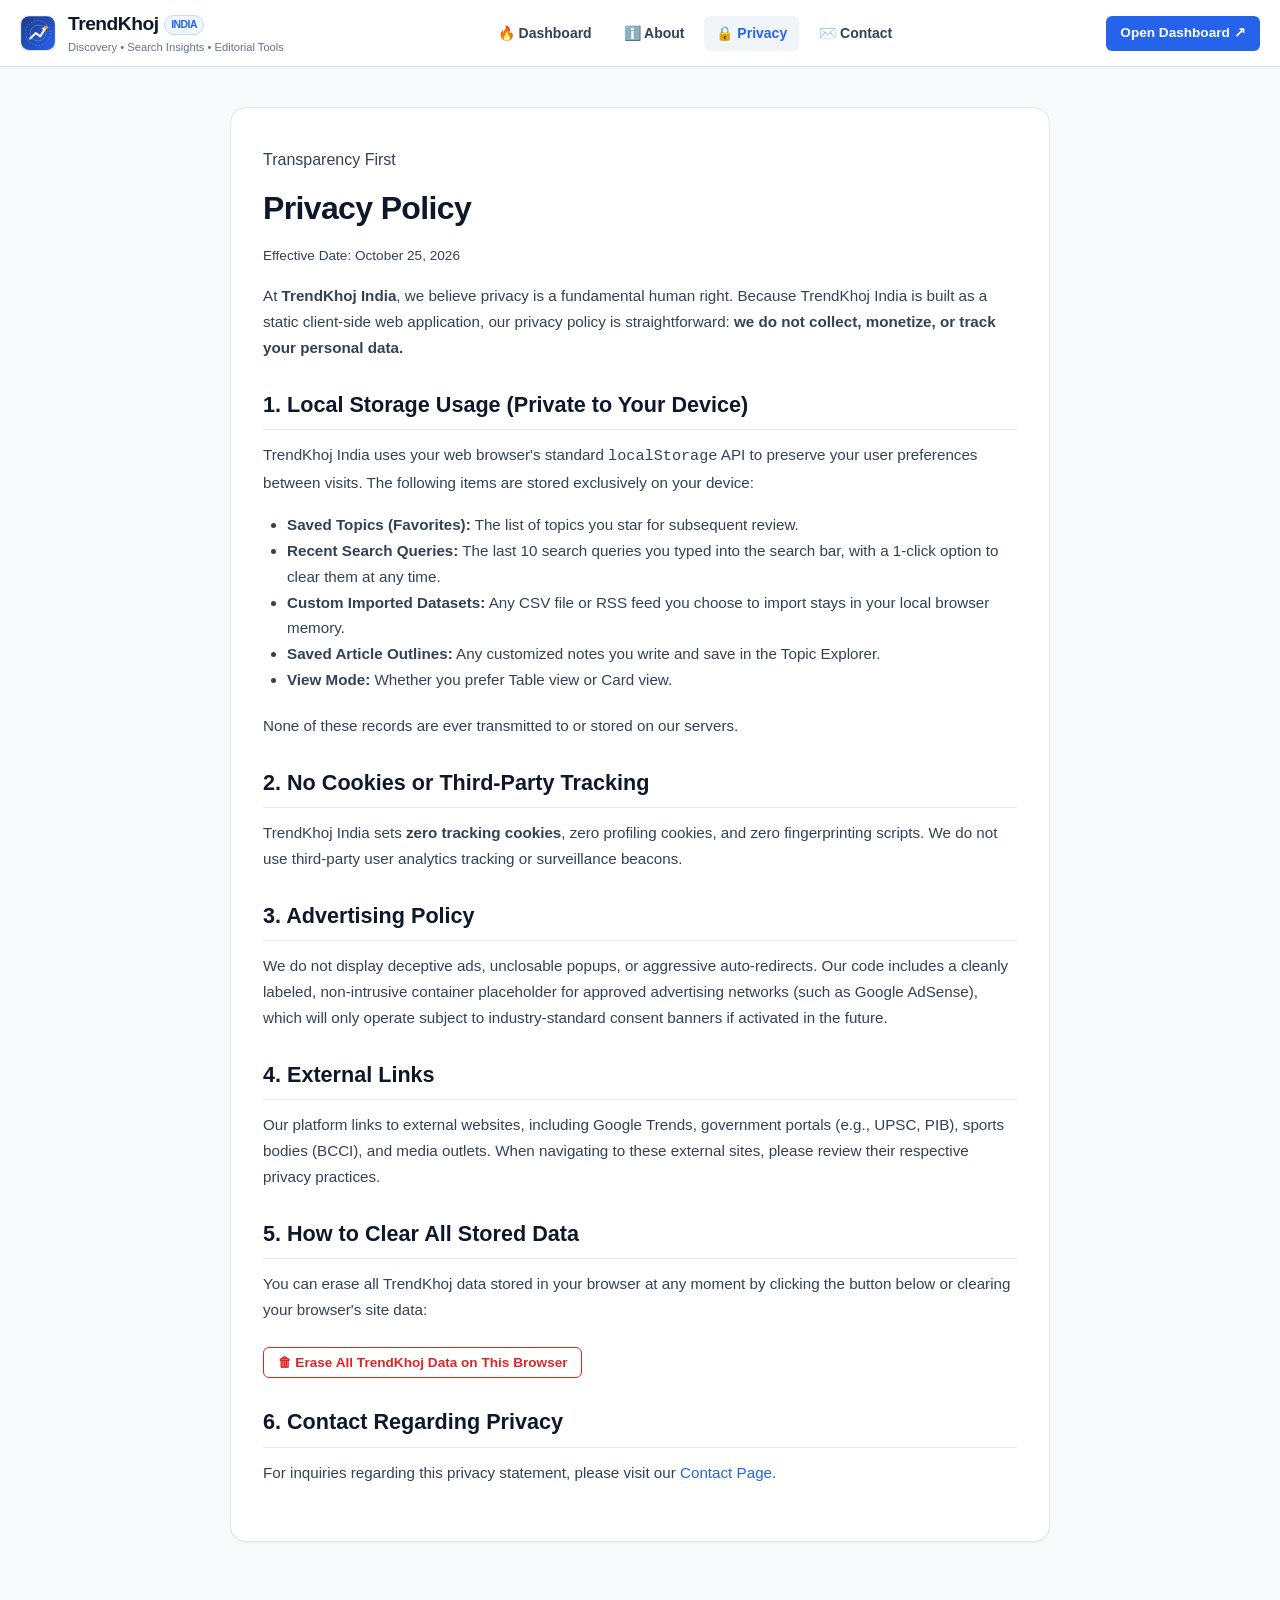
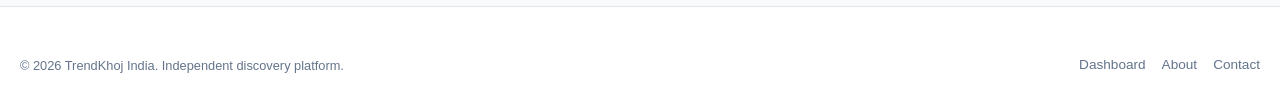
<file: Trendkhoj/privacy.html>
<!DOCTYPE html>
<html lang="en">
<head>
  <meta charset="UTF-8">
  <meta name="viewport" content="width=device-width, initial-scale=1.0">
  <title>Privacy Policy | TrendKhoj India</title>
  
  <meta name="description" content="TrendKhoj India privacy policy. Learn how your data stays strictly on your device via client-side localStorage with zero third-party tracking cookies.">
  <meta name="author" content="TrendKhoj India">
  
  <link rel="icon" type="image/svg+xml" href="favicon.svg">
  <link rel="stylesheet" href="style.css">
  <style>
    .content-page-wrapper {
      max-width: 860px;
      margin: 2.5rem auto 4rem;
      padding: 0 1.25rem;
    }
    .content-card {
      background: #FFFFFF;
      border: 1px solid var(--border-color);
      border-radius: var(--radius-lg);
      padding: 2.5rem 2rem;
      box-shadow: var(--shadow-sm);
    }
    .content-card h1 {
      font-size: 2rem;
      font-weight: 800;
      color: var(--text-dark);
      margin-bottom: 0.75rem;
      letter-spacing: -0.02em;
    }
    .content-card h2 {
      font-size: 1.35rem;
      font-weight: 700;
      color: var(--text-dark);
      margin: 1.75rem 0 0.75rem;
      border-bottom: 1px solid var(--border-color);
      padding-bottom: 0.5rem;
    }
    .content-card p {
      font-size: 0.95rem;
      color: var(--text-body);
      line-height: 1.7;
      margin-bottom: 1rem;
    }
    .content-card ul {
      margin: 0.75rem 0 1.25rem 1.5rem;
      font-size: 0.95rem;
      color: var(--text-body);
      line-height: 1.7;
    }
  </style>
</head>
<body>

  <!-- NAVBAR -->
  <nav class="navbar" role="navigation" aria-label="Main Navigation">
    <div class="nav-container">
      <a href="index.html" class="brand-wrapper">
        <img src="assets/images/favicon.svg" alt="TrendKhoj India Emblem" class="brand-logo-svg">
        <div class="brand-text">
          <div class="brand-title">
            TrendKhoj <span class="badge-country">India</span>
          </div>
          <span class="brand-subtitle">Discovery • Search Insights • Editorial Tools</span>
        </div>
      </a>

      <ul class="nav-links" id="nav-links-menu">
        <li><a href="index.html" class="nav-link">🔥 Dashboard</a></li>
        <li><a href="about.html" class="nav-link">ℹ️ About</a></li>
        <li><a href="privacy.html" class="nav-link active">🔒 Privacy</a></li>
        <li><a href="contact.html" class="nav-link">✉️ Contact</a></li>
      </ul>

      <div class="nav-actions">
        <a href="index.html" class="btn-nav-primary">Open Dashboard ↗</a>
      </div>
    </div>
  </nav>

  <!-- CONTENT CONTAINER -->
  <div class="content-page-wrapper">
    <article class="content-card">
      <span class="badge-country" style="display:inline-block; margin-bottom:0.75rem;">Transparency First</span>
      <h1>Privacy Policy</h1>
      <p class="text-muted" style="font-size:0.85rem;">Effective Date: October 25, 2026</p>
      
      <p>
        At <strong>TrendKhoj India</strong>, we believe privacy is a fundamental human right. Because TrendKhoj India is built as a static client-side web application, our privacy policy is straightforward: <strong>we do not collect, monetize, or track your personal data.</strong>
      </p>

      <h2>1. Local Storage Usage (Private to Your Device)</h2>
      <p>
        TrendKhoj India uses your web browser's standard <code>localStorage</code> API to preserve your user preferences between visits. The following items are stored exclusively on your device:
      </p>
      <ul>
        <li><strong>Saved Topics (Favorites):</strong> The list of topics you star for subsequent review.</li>
        <li><strong>Recent Search Queries:</strong> The last 10 search queries you typed into the search bar, with a 1-click option to clear them at any time.</li>
        <li><strong>Custom Imported Datasets:</strong> Any CSV file or RSS feed you choose to import stays in your local browser memory.</li>
        <li><strong>Saved Article Outlines:</strong> Any customized notes you write and save in the Topic Explorer.</li>
        <li><strong>View Mode:</strong> Whether you prefer Table view or Card view.</li>
      </ul>
      <p>
        None of these records are ever transmitted to or stored on our servers.
      </p>

      <h2>2. No Cookies or Third-Party Tracking</h2>
      <p>
        TrendKhoj India sets <strong>zero tracking cookies</strong>, zero profiling cookies, and zero fingerprinting scripts. We do not use third-party user analytics tracking or surveillance beacons.
      </p>

      <h2>3. Advertising Policy</h2>
      <p>
        We do not display deceptive ads, unclosable popups, or aggressive auto-redirects. Our code includes a cleanly labeled, non-intrusive container placeholder for approved advertising networks (such as Google AdSense), which will only operate subject to industry-standard consent banners if activated in the future.
      </p>

      <h2>4. External Links</h2>
      <p>
        Our platform links to external websites, including Google Trends, government portals (e.g., UPSC, PIB), sports bodies (BCCI), and media outlets. When navigating to these external sites, please review their respective privacy practices.
      </p>

      <h2>5. How to Clear All Stored Data</h2>
      <p>
        You can erase all TrendKhoj data stored in your browser at any moment by clicking the button below or clearing your browser's site data:
      </p>
      <div style="margin: 1.5rem 0;">
        <button type="button" class="btn-nav-outline" style="border-color:#DC2626; color:#DC2626;" onclick="localStorage.clear(); alert('All TrendKhoj India local data has been cleared from this browser.'); location.reload();">
          🗑 Erase All TrendKhoj Data on This Browser
        </button>
      </div>

      <h2>6. Contact Regarding Privacy</h2>
      <p>
        For inquiries regarding this privacy statement, please visit our <a href="contact.html">Contact Page</a>.
      </p>
    </article>
  </div>

  <!-- FOOTER -->
  <footer class="site-footer">
    <div class="footer-container">
      <div class="footer-bottom-bar" style="border-top:none; padding-top:0;">
        <div>© 2026 TrendKhoj India. Independent discovery platform.</div>
        <div style="display:flex; gap:1rem;">
          <a href="index.html" class="footer-link">Dashboard</a>
          <a href="about.html" class="footer-link">About</a>
          <a href="contact.html" class="footer-link">Contact</a>
        </div>
      </div>
    </div>
  </footer>

</body>
</html>
</file>
<file: Trendkhoj/style.css>
/**
 * TrendKhoj India - Core Stylesheet
 * Premium India Trends SaaS Dashboard
 * Color Palette:
 * - Background: #F8FAFC
 * - Primary: #2563EB (Hover: #1D4ED8, Light: #EFF6FF)
 * - Text Primary: #0F172A (Navy)
 * - Text Secondary: #475569
 * - Border: #E2E8F0
 * - Surface/Card: #FFFFFF
 * - Accents: Emerald (#059669), Amber (#D97706), Rose (#E11D48), Purple (#7C3AED)
 */

/* --------------------------------------------------------------------------
   1. CSS RESET & GLOBAL VARIABLES
   -------------------------------------------------------------------------- */
:root {
  --bg-main: #F8FAFC;
  --bg-card: #FFFFFF;
  --bg-subtle: #F1F5F9;
  --border-color: #E2E8F0;
  --border-focus: #93C5FD;
  
  --text-dark: #0F172A;
  --text-body: #334155;
  --text-muted: #64748B;
  --text-light: #94A3B8;

  --primary: #2563EB;
  --primary-hover: #1D4ED8;
  --primary-light: #EFF6FF;
  --primary-border: #BFDBFE;

  --success: #059669;
  --success-bg: #ECFDF5;
  --warning: #D97706;
  --warning-bg: #FFFBEB;
  --danger: #DC2626;
  --danger-bg: #FEF2F2;

  --shadow-sm: 0 1px 2px 0 rgba(15, 23, 42, 0.05);
  --shadow-md: 0 4px 6px -1px rgba(15, 23, 42, 0.08), 0 2px 4px -2px rgba(15, 23, 42, 0.05);
  --shadow-lg: 0 10px 15px -3px rgba(15, 23, 42, 0.08), 0 4px 6px -4px rgba(15, 23, 42, 0.03);
  --shadow-xl: 0 20px 25px -5px rgba(15, 23, 42, 0.1), 0 8px 10px -6px rgba(15, 23, 42, 0.05);

  --radius-sm: 6px;
  --radius-md: 10px;
  --radius-lg: 16px;
  --radius-full: 9999px;

  --font-sans: 'Inter', -apple-system, BlinkMacSystemFont, 'Segoe UI', Roboto, Helvetica, Arial, sans-serif;
  --transition: all 0.2s cubic-bezier(0.16, 1, 0.3, 1);
}

*, *::before, *::after {
  box-sizing: border-box;
  margin: 0;
  padding: 0;
}

body {
  font-family: var(--font-sans);
  background-color: var(--bg-main);
  color: var(--text-body);
  line-height: 1.5;
  -webkit-font-smoothing: antialiased;
  min-height: 100vh;
  display: flex;
  flex-direction: column;
}

a {
  color: var(--primary);
  text-decoration: none;
  transition: var(--transition);
}

a:hover {
  text-decoration: underline;
}

button, input, select, textarea {
  font-family: inherit;
  font-size: inherit;
}

button {
  cursor: pointer;
  border: none;
  background: none;
}

/* --------------------------------------------------------------------------
   2. NAVBAR
   -------------------------------------------------------------------------- */
.navbar {
  background: #FFFFFF;
  border-bottom: 1px solid var(--border-color);
  position: sticky;
  top: 0;
  z-index: 50;
  box-shadow: var(--shadow-sm);
}

.nav-container {
  max-width: 1280px;
  margin: 0 auto;
  padding: 0.65rem 1.25rem;
  display: flex;
  align-items: center;
  justify-content: space-between;
  gap: 1rem;
}

.brand-wrapper {
  display: flex;
  align-items: center;
  gap: 0.75rem;
  text-decoration: none;
}

.brand-logo-svg {
  width: 36px;
  height: 36px;
  border-radius: var(--radius-sm);
  display: block;
  flex-shrink: 0;
}

.brand-text {
  display: flex;
  flex-direction: column;
}

.brand-title {
  font-size: 1.2rem;
  font-weight: 800;
  color: var(--text-dark);
  letter-spacing: -0.025em;
  display: flex;
  align-items: center;
  gap: 0.35rem;
}

.brand-title .badge-country {
  font-size: 0.65rem;
  font-weight: 700;
  text-transform: uppercase;
  background: #EFF6FF;
  color: var(--primary);
  border: 1px solid var(--primary-border);
  padding: 1px 6px;
  border-radius: var(--radius-full);
}

.brand-subtitle {
  font-size: 0.7rem;
  color: var(--text-muted);
  font-weight: 500;
}

.nav-links {
  display: flex;
  align-items: center;
  gap: 0.5rem;
  list-style: none;
}

.nav-link {
  color: var(--text-body);
  font-size: 0.875rem;
  font-weight: 600;
  padding: 0.45rem 0.75rem;
  border-radius: var(--radius-sm);
  transition: var(--transition);
  display: inline-flex;
  align-items: center;
  gap: 0.4rem;
}

.nav-link:hover, .nav-link.active {
  background-color: var(--bg-subtle);
  color: var(--primary);
  text-decoration: none;
}

.nav-actions {
  display: flex;
  align-items: center;
  gap: 0.5rem;
}

.btn-nav-primary {
  background-color: var(--primary);
  color: #FFFFFF;
  padding: 0.45rem 0.9rem;
  border-radius: var(--radius-sm);
  font-size: 0.85rem;
  font-weight: 600;
  display: inline-flex;
  align-items: center;
  gap: 0.4rem;
  transition: var(--transition);
}

.btn-nav-primary:hover {
  background-color: var(--primary-hover);
  text-decoration: none;
}

.btn-nav-outline {
  border: 1px solid var(--border-color);
  background: #FFFFFF;
  color: var(--text-dark);
  padding: 0.45rem 0.85rem;
  border-radius: var(--radius-sm);
  font-size: 0.85rem;
  font-weight: 600;
  transition: var(--transition);
  display: inline-flex;
  align-items: center;
  gap: 0.4rem;
}

.btn-nav-outline:hover {
  background-color: var(--bg-subtle);
  border-color: #CBD5E1;
  text-decoration: none;
}

.mobile-menu-btn {
  display: none;
  font-size: 1.35rem;
  color: var(--text-dark);
  padding: 0.35rem;
  border-radius: var(--radius-sm);
}

/* --------------------------------------------------------------------------
   3. HERO HEADER & SEARCH
   -------------------------------------------------------------------------- */
.hero-section {
  background: linear-gradient(180deg, #FFFFFF 0%, #F8FAFC 100%);
  border-bottom: 1px solid var(--border-color);
  padding: 2.25rem 1.25rem 1.75rem;
}

.hero-container {
  max-width: 1280px;
  margin: 0 auto;
}

.hero-badge-tag {
  display: inline-flex;
  align-items: center;
  gap: 0.4rem;
  padding: 0.25rem 0.65rem;
  border-radius: var(--radius-full);
  background: #EFF6FF;
  border: 1px solid var(--primary-border);
  color: var(--primary);
  font-size: 0.75rem;
  font-weight: 600;
  margin-bottom: 0.75rem;
}

.hero-title {
  font-size: 2.15rem;
  font-weight: 800;
  color: var(--text-dark);
  letter-spacing: -0.03em;
  margin-bottom: 0.5rem;
  line-height: 1.2;
}

.hero-subtitle {
  color: var(--text-muted);
  font-size: 1rem;
  max-width: 720px;
  margin-bottom: 1.5rem;
  line-height: 1.5;
}

/* Search Bar Box */
.search-wrapper {
  max-width: 800px;
  position: relative;
  margin-bottom: 1rem;
}

.search-input-group {
  position: relative;
  display: flex;
  align-items: center;
}

.search-icon-inside {
  position: absolute;
  left: 1.1rem;
  color: var(--text-muted);
  pointer-events: none;
  font-size: 1.1rem;
}

.search-input {
  width: 100%;
  padding: 0.85rem 3.5rem 0.85rem 3rem;
  font-size: 1rem;
  border: 2px solid var(--border-color);
  border-radius: var(--radius-md);
  background: #FFFFFF;
  color: var(--text-dark);
  box-shadow: var(--shadow-sm);
  transition: var(--transition);
}

.search-input:focus {
  outline: none;
  border-color: var(--primary);
  box-shadow: 0 0 0 4px rgba(37, 99, 235, 0.12);
}

.search-clear-btn {
  position: absolute;
  right: 0.85rem;
  background: var(--bg-subtle);
  border-radius: var(--radius-full);
  width: 26px;
  height: 26px;
  display: none;
  align-items: center;
  justify-content: center;
  font-size: 0.85rem;
  color: var(--text-muted);
  transition: var(--transition);
}

.search-clear-btn:hover {
  background: #E2E8F0;
  color: var(--text-dark);
}

/* Search History & Quick suggestions */
.search-history-container {
  display: flex;
  align-items: center;
  flex-wrap: wrap;
  gap: 0.4rem;
  margin-top: 0.6rem;
  font-size: 0.8rem;
}

.search-history-label {
  color: var(--text-muted);
  font-weight: 600;
  font-size: 0.75rem;
  text-transform: uppercase;
  letter-spacing: 0.04em;
  margin-right: 0.25rem;
}

.history-chip {
  background: #FFFFFF;
  border: 1px solid var(--border-color);
  color: var(--text-body);
  padding: 0.2rem 0.6rem;
  border-radius: var(--radius-full);
  font-size: 0.75rem;
  display: inline-flex;
  align-items: center;
  gap: 0.35rem;
  transition: var(--transition);
}

.history-chip:hover {
  background: var(--bg-subtle);
  border-color: #CBD5E1;
  color: var(--primary);
}

.history-chip-remove {
  font-size: 0.7rem;
  color: var(--text-light);
  line-height: 1;
  padding: 1px 3px;
  border-radius: 50%;
}

.history-chip-remove:hover {
  background: #FEE2E2;
  color: var(--danger);
}

.btn-clear-history {
  color: var(--text-muted);
  font-size: 0.75rem;
  text-decoration: underline;
  margin-left: 0.5rem;
}

.btn-clear-history:hover {
  color: var(--danger);
}

/* --------------------------------------------------------------------------
   4. DATA STATUS BANNER
   -------------------------------------------------------------------------- */
.data-status-banner {
  background: #FFFFFF;
  border: 1px solid var(--border-color);
  border-radius: var(--radius-md);
  padding: 0.75rem 1rem;
  margin-top: 1.25rem;
  display: flex;
  align-items: center;
  justify-content: space-between;
  flex-wrap: wrap;
  gap: 0.75rem;
  box-shadow: var(--shadow-sm);
}

.status-info-cluster {
  display: flex;
  align-items: center;
  flex-wrap: wrap;
  gap: 0.75rem;
}

.dataset-pill {
  font-size: 0.75rem;
  font-weight: 700;
  padding: 0.25rem 0.65rem;
  border-radius: var(--radius-full);
  display: inline-flex;
  align-items: center;
  gap: 0.35rem;
}

.dataset-pill.demo {
  background: #FEF3C7;
  color: #92400E;
  border: 1px solid #FDE68A;
}

.dataset-pill.live {
  background: #ECFDF5;
  color: #065F46;
  border: 1px solid #A7F3D0;
}

.dataset-pill.custom {
  background: #EFF6FF;
  color: #1E40AF;
  border: 1px solid #BFDBFE;
}

.status-timestamp {
  font-size: 0.8rem;
  color: var(--text-muted);
  display: inline-flex;
  align-items: center;
  gap: 0.35rem;
}

.status-disclaimer-snippet {
  font-size: 0.75rem;
  color: var(--text-muted);
  background: var(--bg-subtle);
  padding: 0.25rem 0.5rem;
  border-radius: var(--radius-sm);
  display: inline-flex;
  align-items: center;
  gap: 0.3rem;
}

.status-actions {
  display: flex;
  align-items: center;
  gap: 0.5rem;
}

.btn-sm-action {
  font-size: 0.75rem;
  font-weight: 600;
  padding: 0.3rem 0.65rem;
  border-radius: var(--radius-sm);
  border: 1px solid var(--border-color);
  background: #FFFFFF;
  color: var(--text-body);
  transition: var(--transition);
  display: inline-flex;
  align-items: center;
  gap: 0.3rem;
}

.btn-sm-action:hover {
  background: var(--bg-subtle);
  color: var(--primary);
  border-color: #CBD5E1;
}

/* --------------------------------------------------------------------------
   5. CONTROLS BAR (CATEGORIES, TIME, SORT, VIEW)
   -------------------------------------------------------------------------- */
.controls-section {
  max-width: 1280px;
  margin: 1.5rem auto 1rem;
  padding: 0 1.25rem;
}

.controls-cluster {
  display: flex;
  flex-direction: column;
  gap: 1rem;
}

/* Categories row */
.categories-scroll {
  display: flex;
  align-items: center;
  gap: 0.4rem;
  overflow-x: auto;
  padding-bottom: 0.35rem;
  scrollbar-width: thin;
}

.categories-scroll::-webkit-scrollbar {
  height: 4px;
}

.categories-scroll::-webkit-scrollbar-thumb {
  background: #CBD5E1;
  border-radius: 4px;
}

.cat-btn {
  font-size: 0.825rem;
  font-weight: 600;
  padding: 0.45rem 0.85rem;
  border-radius: var(--radius-full);
  background: #FFFFFF;
  border: 1px solid var(--border-color);
  color: var(--text-body);
  white-space: nowrap;
  display: inline-flex;
  align-items: center;
  gap: 0.4rem;
  transition: var(--transition);
}

.cat-btn:hover {
  background: var(--bg-subtle);
  border-color: #CBD5E1;
  color: var(--text-dark);
}

.cat-btn.active {
  background: var(--text-dark);
  color: #FFFFFF;
  border-color: var(--text-dark);
}

.cat-count {
  font-size: 0.7rem;
  font-weight: 700;
  background: rgba(148, 163, 184, 0.2);
  color: inherit;
  padding: 1px 6px;
  border-radius: var(--radius-full);
}

.cat-btn.active .cat-count {
  background: rgba(255, 255, 255, 0.25);
  color: #FFFFFF;
}

/* Secondary filters bar: Time, Sort, Export, Table/Card view */
.secondary-filters-bar {
  display: flex;
  align-items: center;
  justify-content: space-between;
  flex-wrap: wrap;
  gap: 0.75rem;
  background: #FFFFFF;
  padding: 0.75rem 1rem;
  border: 1px solid var(--border-color);
  border-radius: var(--radius-md);
  box-shadow: var(--shadow-sm);
}

.time-filters-group {
  display: flex;
  align-items: center;
  background: var(--bg-subtle);
  padding: 3px;
  border-radius: var(--radius-sm);
  border: 1px solid var(--border-color);
  overflow-x: auto;
}

.time-btn {
  font-size: 0.75rem;
  font-weight: 600;
  color: var(--text-muted);
  padding: 0.35rem 0.7rem;
  border-radius: var(--radius-sm);
  white-space: nowrap;
  transition: var(--transition);
}

.time-btn:hover {
  color: var(--text-dark);
}

.time-btn.active {
  background: #FFFFFF;
  color: var(--primary);
  font-weight: 700;
  box-shadow: var(--shadow-sm);
}

.sort-and-view-group {
  display: flex;
  align-items: center;
  gap: 0.6rem;
  flex-wrap: wrap;
}

.sort-select-wrapper {
  display: flex;
  align-items: center;
  gap: 0.4rem;
  font-size: 0.8rem;
  color: var(--text-muted);
}

.select-control {
  font-size: 0.8rem;
  font-weight: 600;
  color: var(--text-dark);
  background: #FFFFFF;
  border: 1px solid var(--border-color);
  border-radius: var(--radius-sm);
  padding: 0.35rem 0.65rem;
  outline: none;
  cursor: pointer;
  transition: var(--transition);
}

.select-control:focus {
  border-color: var(--primary);
}

.view-toggle-group {
  display: flex;
  align-items: center;
  border: 1px solid var(--border-color);
  border-radius: var(--radius-sm);
  overflow: hidden;
  background: #FFFFFF;
}

.view-toggle-btn {
  padding: 0.35rem 0.55rem;
  font-size: 0.85rem;
  color: var(--text-muted);
  transition: var(--transition);
}

.view-toggle-btn.active {
  background: #EFF6FF;
  color: var(--primary);
}

.btn-export {
  font-size: 0.8rem;
  font-weight: 600;
  color: var(--text-dark);
  background: #FFFFFF;
  border: 1px solid var(--border-color);
  padding: 0.35rem 0.75rem;
  border-radius: var(--radius-sm);
  display: inline-flex;
  align-items: center;
  gap: 0.35rem;
  transition: var(--transition);
}

.btn-export:hover {
  background: var(--bg-subtle);
  border-color: #CBD5E1;
  color: var(--primary);
}

/* --------------------------------------------------------------------------
   5.5 CATEGORY SPOTLIGHT SHOWCASE (Cricket & Education)
   -------------------------------------------------------------------------- */
.category-spotlight-section {
  max-width: 1280px;
  margin: 1.5rem auto 1.25rem;
  padding: 0 1.25rem;
}

.spotlight-header {
  display: flex;
  align-items: center;
  justify-content: space-between;
  margin-bottom: 1rem;
}

.spotlight-title-group {
  display: flex;
  flex-direction: column;
}

.spotlight-section-heading {
  font-size: 1.15rem;
  font-weight: 800;
  color: var(--text-dark);
  letter-spacing: -0.025em;
  display: flex;
  align-items: center;
  gap: 0.5rem;
}

.spotlight-section-sub {
  font-size: 0.8rem;
  color: var(--text-muted);
  margin-top: 0.15rem;
}

.category-spotlight-grid {
  display: grid;
  grid-template-columns: repeat(2, 1fr);
  gap: 1.25rem;
}

.category-spotlight-card {
  position: relative;
  border-radius: var(--radius-lg);
  overflow: hidden;
  min-height: 250px;
  display: flex;
  flex-direction: column;
  justify-content: flex-end;
  padding: 1.5rem;
  box-shadow: var(--shadow-md);
  border: 1px solid var(--border-color);
  background-color: #0F172A;
  transition: var(--transition);
}

.category-spotlight-card:hover {
  transform: translateY(-3px);
  box-shadow: var(--shadow-xl);
  border-color: #CBD5E1;
}

.spotlight-img-wrap {
  position: absolute;
  inset: 0;
  z-index: 1;
  overflow: hidden;
}

.spotlight-img {
  width: 100%;
  height: 100%;
  object-fit: cover;
  object-position: center;
  transition: transform 0.5s cubic-bezier(0.16, 1, 0.3, 1);
  display: block;
}

.category-spotlight-card:hover .spotlight-img {
  transform: scale(1.06);
}

/* Subtle image overlay with dark gradient for crisp readability */
.spotlight-gradient-overlay {
  position: absolute;
  inset: 0;
  background: linear-gradient(
    180deg,
    rgba(15, 23, 42, 0.2) 0%,
    rgba(15, 23, 42, 0.6) 40%,
    rgba(15, 23, 42, 0.94) 100%
  );
  transition: background 0.3s ease;
}

.category-spotlight-card:hover .spotlight-gradient-overlay {
  background: linear-gradient(
    180deg,
    rgba(15, 23, 42, 0.1) 0%,
    rgba(15, 23, 42, 0.5) 35%,
    rgba(15, 23, 42, 0.95) 100%
  );
}

.spotlight-content {
  position: relative;
  z-index: 2;
  color: #FFFFFF;
}

.spotlight-badge {
  display: inline-flex;
  align-items: center;
  gap: 0.35rem;
  font-size: 0.725rem;
  font-weight: 700;
  padding: 0.25rem 0.65rem;
  border-radius: var(--radius-full);
  margin-bottom: 0.6rem;
  text-transform: uppercase;
  letter-spacing: 0.05em;
  backdrop-filter: blur(8px);
}

.spotlight-badge.cricket-badge {
  background: rgba(22, 163, 74, 0.35);
  color: #BBF7D0;
  border: 1px solid rgba(134, 239, 172, 0.45);
}

.spotlight-badge.education-badge {
  background: rgba(37, 99, 235, 0.35);
  color: #BFDBFE;
  border: 1px solid rgba(147, 197, 253, 0.45);
}

.spotlight-card-title {
  font-size: 1.4rem;
  font-weight: 800;
  color: #FFFFFF;
  line-height: 1.25;
  margin-bottom: 0.4rem;
  letter-spacing: -0.02em;
}

.spotlight-card-desc {
  font-size: 0.85rem;
  color: #E2E8F0;
  line-height: 1.5;
  margin-bottom: 1.15rem;
  max-width: 95%;
  text-shadow: 0 1px 2px rgba(0, 0, 0, 0.5);
}

.btn-spotlight-action {
  display: inline-flex;
  align-items: center;
  gap: 0.5rem;
  background: #FFFFFF;
  color: var(--text-dark);
  font-size: 0.825rem;
  font-weight: 700;
  padding: 0.55rem 1.1rem;
  border-radius: var(--radius-sm);
  border: none;
  cursor: pointer;
  transition: var(--transition);
  box-shadow: 0 4px 6px -1px rgba(0, 0, 0, 0.2);
}

.btn-spotlight-action:hover {
  background: var(--primary);
  color: #FFFFFF;
  transform: translateX(3px);
  box-shadow: 0 6px 12px -2px rgba(37, 99, 235, 0.4);
}

.btn-arrow {
  transition: transform 0.2s ease;
  font-size: 0.95rem;
}

.btn-spotlight-action:hover .btn-arrow {
  transform: translateX(3px);
}

@media (max-width: 768px) {
  .category-spotlight-grid {
    grid-template-columns: 1fr;
  }
  .category-spotlight-card {
    min-height: 220px;
    padding: 1.25rem;
  }
  .spotlight-card-title {
    font-size: 1.25rem;
  }
}

/* --------------------------------------------------------------------------
   6. TOPIC DASHBOARD: TABLE & CARDS
   -------------------------------------------------------------------------- */
.dashboard-main {
  max-width: 1280px;
  margin: 0 auto;
  padding: 0 1.25rem 3rem;
  flex: 1;
  width: 100%;
}

/* Table Container (Desktop default) */
.table-responsive-container {
  background: #FFFFFF;
  border: 1px solid var(--border-color);
  border-radius: var(--radius-md);
  box-shadow: var(--shadow-sm);
  overflow-x: auto;
}

.trend-table {
  width: 100%;
  border-collapse: collapse;
  text-align: left;
  font-size: 0.875rem;
}

.trend-table th {
  background: #F8FAFC;
  padding: 0.85rem 1rem;
  font-size: 0.75rem;
  font-weight: 700;
  text-transform: uppercase;
  letter-spacing: 0.05em;
  color: var(--text-muted);
  border-bottom: 1px solid var(--border-color);
}

.trend-table td {
  padding: 1rem;
  border-bottom: 1px solid var(--border-color);
  vertical-align: middle;
  transition: var(--transition);
}

.trend-table tr:last-child td {
  border-bottom: none;
}

.trend-table tr:hover td {
  background-color: #F8FAFC;
}

/* Table Column Styles */
.col-rank {
  width: 50px;
  font-size: 0.85rem;
  font-weight: 700;
  color: var(--text-muted);
  text-align: center;
}

.col-topic {
  min-width: 280px;
}

.topic-title-link {
  font-size: 0.95rem;
  font-weight: 700;
  color: var(--text-dark);
  text-decoration: none;
  display: block;
  line-height: 1.35;
  transition: var(--transition);
}

.topic-title-link:hover {
  color: var(--primary);
  text-decoration: none;
}

.topic-summary-inline {
  font-size: 0.775rem;
  color: var(--text-muted);
  margin-top: 0.25rem;
  display: -webkit-box;
  -webkit-line-clamp: 1;
  -webkit-box-orient: vertical;
  overflow: hidden;
}

.col-category {
  width: 130px;
}

.cat-tag {
  font-size: 0.725rem;
  font-weight: 700;
  padding: 0.2rem 0.55rem;
  border-radius: var(--radius-full);
  display: inline-block;
  white-space: nowrap;
}

/* Category Badge Theme */
.cat-tag.cricket { background: #DCFCE7; color: #166534; }
.cat-tag.education { background: #EFF6FF; color: #1E40AF; }
.cat-tag.jobs { background: #FEF3C7; color: #92400E; }
.cat-tag.technology { background: #F3E8FF; color: #6B21A8; }
.cat-tag.automobile { background: #FFEDD5; color: #9A3412; }
.cat-tag.entertainment { background: #FCE7F3; color: #9D174D; }
.cat-tag.government { background: #CCFBF1; color: #115E59; }
.cat-tag.general { background: #F1F5F9; color: #334155; }

.col-volume {
  width: 140px;
}

.volume-badge {
  font-size: 0.825rem;
  font-weight: 700;
  color: var(--primary);
  background: #EFF6FF;
  padding: 0.25rem 0.55rem;
  border-radius: var(--radius-sm);
  display: inline-flex;
  align-items: center;
  gap: 0.3rem;
  white-space: nowrap;
}

.volume-badge.not-provided {
  background: var(--bg-subtle);
  color: var(--text-muted);
  font-weight: 500;
  font-size: 0.75rem;
}

.col-status {
  width: 120px;
}

.status-badge {
  font-size: 0.725rem;
  font-weight: 700;
  padding: 0.2rem 0.5rem;
  border-radius: var(--radius-full);
  display: inline-flex;
  align-items: center;
  gap: 0.3rem;
  white-space: nowrap;
}

.status-badge.active {
  background: #DCFCE7;
  color: #15803D;
}

.status-badge.ended {
  background: #F1F5F9;
  color: #475569;
}

.status-badge.unspecified {
  background: transparent;
  color: var(--text-muted);
  font-style: italic;
  font-size: 0.725rem;
}

.col-source {
  width: 150px;
}

.source-link {
  font-size: 0.8rem;
  font-weight: 600;
  color: var(--text-body);
  display: inline-flex;
  align-items: center;
  gap: 0.25rem;
}

.source-link:hover {
  color: var(--primary);
}

.col-time {
  width: 140px;
  font-size: 0.775rem;
  color: var(--text-muted);
  white-space: nowrap;
}

.col-actions {
  width: 160px;
  text-align: right;
}

.action-btn-group {
  display: inline-flex;
  align-items: center;
  gap: 0.35rem;
  justify-content: flex-end;
}

.action-icon-btn {
  width: 32px;
  height: 32px;
  border-radius: var(--radius-sm);
  border: 1px solid var(--border-color);
  background: #FFFFFF;
  color: var(--text-body);
  display: inline-flex;
  align-items: center;
  justify-content: center;
  font-size: 0.875rem;
  transition: var(--transition);
}

.action-icon-btn:hover {
  background: var(--bg-subtle);
  border-color: #CBD5E1;
  color: var(--primary);
}

.action-icon-btn.active-favorite {
  background: #FEF3C7;
  border-color: #FCD34D;
  color: #D97706;
}

/* Card Grid (Mobile or toggleable view) */
.card-grid-container {
  display: grid;
  grid-template-columns: repeat(auto-fill, minmax(320px, 1fr));
  gap: 1.25rem;
}

.topic-card {
  background: #FFFFFF;
  border: 1px solid var(--border-color);
  border-radius: var(--radius-lg);
  padding: 1.25rem;
  box-shadow: var(--shadow-sm);
  transition: var(--transition);
  display: flex;
  flex-direction: column;
  position: relative;
  overflow: hidden;
}

.topic-card:hover {
  transform: translateY(-2px);
  box-shadow: var(--shadow-md);
  border-color: #CBD5E1;
}

/* Card Image Banner for Cricket & Education categories */
.card-image-banner {
  position: relative;
  width: calc(100% + 2.5rem);
  height: 145px;
  margin: -1.25rem -1.25rem 0.85rem -1.25rem;
  overflow: hidden;
  background-color: #0F172A;
}

.card-topic-img {
  width: 100%;
  height: 100%;
  object-fit: cover;
  object-position: center;
  display: block;
  transition: transform 0.4s cubic-bezier(0.16, 1, 0.3, 1);
}

.topic-card:hover .card-topic-img {
  transform: scale(1.06);
}

.card-image-overlay {
  position: absolute;
  inset: 0;
  background: linear-gradient(180deg, rgba(15, 23, 42, 0.1) 0%, rgba(15, 23, 42, 0.6) 100%);
  pointer-events: none;
}

.card-image-chip {
  position: absolute;
  bottom: 0.5rem;
  left: 0.75rem;
  font-size: 0.7rem;
  font-weight: 700;
  color: #FFFFFF;
  background: rgba(15, 23, 42, 0.85);
  backdrop-filter: blur(4px);
  padding: 2px 8px;
  border-radius: var(--radius-full);
  border: 1px solid rgba(255, 255, 255, 0.2);
}

/* Topic Explorer Modal Image Banner */
.explorer-image-banner {
  position: relative;
  width: 100%;
  height: 160px;
  border-radius: var(--radius-md);
  overflow: hidden;
  margin-bottom: 1.25rem;
  background-color: #0F172A;
  box-shadow: var(--shadow-sm);
}

.explorer-banner-img {
  width: 100%;
  height: 100%;
  object-fit: cover;
  object-position: center;
  display: block;
}

.explorer-banner-overlay {
  position: absolute;
  inset: 0;
  background: linear-gradient(180deg, rgba(15, 23, 42, 0.15) 0%, rgba(15, 23, 42, 0.75) 100%);
  pointer-events: none;
}

.explorer-banner-caption {
  position: absolute;
  bottom: 0.75rem;
  left: 1rem;
  color: #FFFFFF;
  font-size: 0.8rem;
  font-weight: 600;
  text-shadow: 0 1px 3px rgba(0, 0, 0, 0.7);
  display: flex;
  align-items: center;
  gap: 0.4rem;
}

.card-header-row {
  display: flex;
  align-items: center;
  justify-content: space-between;
  gap: 0.5rem;
  margin-bottom: 0.75rem;
}

.card-title {
  font-size: 1.05rem;
  font-weight: 700;
  color: var(--text-dark);
  line-height: 1.35;
  margin-bottom: 0.5rem;
  cursor: pointer;
  transition: var(--transition);
}

.card-title:hover {
  color: var(--primary);
}

.card-summary {
  font-size: 0.825rem;
  color: var(--text-muted);
  line-height: 1.45;
  margin-bottom: 1rem;
  flex: 1;
}

.card-metadata-row {
  display: flex;
  align-items: center;
  justify-content: space-between;
  flex-wrap: wrap;
  gap: 0.5rem;
  padding-top: 0.75rem;
  border-top: 1px solid var(--border-color);
  margin-bottom: 0.85rem;
  font-size: 0.775rem;
}

.card-footer-actions {
  display: flex;
  align-items: center;
  justify-content: space-between;
  gap: 0.5rem;
}

/* --------------------------------------------------------------------------
   7. EMPTY & ERROR STATES
   -------------------------------------------------------------------------- */
.empty-state-box {
  background: #FFFFFF;
  border: 2px dashed var(--border-color);
  border-radius: var(--radius-lg);
  padding: 3.5rem 1.5rem;
  text-align: center;
  max-width: 600px;
  margin: 2rem auto;
}

.empty-state-icon {
  font-size: 2.75rem;
  margin-bottom: 1rem;
  display: inline-block;
  opacity: 0.75;
}

.empty-state-title {
  font-size: 1.25rem;
  font-weight: 700;
  color: var(--text-dark);
  margin-bottom: 0.5rem;
}

.empty-state-text {
  font-size: 0.9rem;
  color: var(--text-muted);
  margin-bottom: 1.5rem;
  line-height: 1.5;
}

/* --------------------------------------------------------------------------
   8. ADVERTISING PLACEHOLDER COMPONENT
   -------------------------------------------------------------------------- */
.ad-placement-wrapper {
  max-width: 1280px;
  margin: 1.5rem auto;
  padding: 0 1.25rem;
}

.ad-container-slot {
  background: #FFFFFF;
  border: 1px dashed #CBD5E1;
  border-radius: var(--radius-md);
  padding: 1rem 1.25rem;
  text-align: center;
  position: relative;
  overflow: hidden;
  display: flex;
  flex-direction: column;
  align-items: center;
  justify-content: center;
  min-height: 90px;
  background-color: #FAFAFA;
}

.ad-label-badge {
  font-size: 0.65rem;
  font-weight: 700;
  text-transform: uppercase;
  letter-spacing: 0.08em;
  color: var(--text-light);
  margin-bottom: 0.35rem;
}

.ad-placeholder-text {
  font-size: 0.85rem;
  font-weight: 600;
  color: var(--text-muted);
}

.ad-subtext {
  font-size: 0.725rem;
  color: var(--text-light);
  margin-top: 0.25rem;
}

/* --------------------------------------------------------------------------
   9. MODAL & DRAWER SYSTEM
   -------------------------------------------------------------------------- */
.modal-overlay {
  position: fixed;
  inset: 0;
  background: rgba(15, 23, 42, 0.6);
  backdrop-filter: blur(4px);
  z-index: 100;
  display: none;
  align-items: center;
  justify-content: center;
  padding: 1rem;
  opacity: 0;
  transition: opacity 0.2s ease-in-out;
}

.modal-overlay.open {
  display: flex;
  opacity: 1;
}

.modal-card {
  background: #FFFFFF;
  border-radius: var(--radius-lg);
  box-shadow: var(--shadow-xl);
  width: 100%;
  max-width: 780px;
  max-height: 90vh;
  display: flex;
  flex-direction: column;
  overflow: hidden;
  animation: modalSlideUp 0.25s cubic-bezier(0.16, 1, 0.3, 1);
}

@keyframes modalSlideUp {
  from {
    transform: translateY(20px) scale(0.98);
    opacity: 0;
  }
  to {
    transform: translateY(0) scale(1);
    opacity: 1;
  }
}

.modal-header {
  padding: 1.25rem 1.5rem;
  border-bottom: 1px solid var(--border-color);
  display: flex;
  align-items: center;
  justify-content: space-between;
  background: #FFFFFF;
}

.modal-header-title {
  font-size: 1.15rem;
  font-weight: 800;
  color: var(--text-dark);
  display: flex;
  align-items: center;
  gap: 0.5rem;
}

.modal-close-btn {
  font-size: 1.35rem;
  color: var(--text-muted);
  width: 32px;
  height: 32px;
  border-radius: var(--radius-sm);
  display: flex;
  align-items: center;
  justify-content: center;
  transition: var(--transition);
}

.modal-close-btn:hover {
  background: var(--bg-subtle);
  color: var(--text-dark);
}

.modal-body {
  padding: 1.5rem;
  overflow-y: auto;
  flex: 1;
}

.modal-footer {
  padding: 1rem 1.5rem;
  border-top: 1px solid var(--border-color);
  background: #F8FAFC;
  display: flex;
  align-items: center;
  justify-content: flex-end;
  gap: 0.75rem;
}

/* Topic Explorer Specific UI */
.explorer-hero-box {
  background: #F8FAFC;
  border: 1px solid var(--border-color);
  border-radius: var(--radius-md);
  padding: 1.25rem;
  margin-bottom: 1.5rem;
}

.explorer-meta-grid {
  display: grid;
  grid-template-columns: repeat(auto-fit, minmax(160px, 1fr));
  gap: 0.75rem;
  margin-top: 1rem;
  padding-top: 1rem;
  border-top: 1px solid var(--border-color);
}

.meta-item-box {
  display: flex;
  flex-direction: column;
}

.meta-item-label {
  font-size: 0.7rem;
  font-weight: 700;
  text-transform: uppercase;
  color: var(--text-muted);
  letter-spacing: 0.05em;
  margin-bottom: 0.2rem;
}

.meta-item-value {
  font-size: 0.875rem;
  font-weight: 600;
  color: var(--text-dark);
}

.disclaimer-alert-box {
  background: #FFFBEB;
  border: 1px solid #FDE68A;
  border-radius: var(--radius-md);
  padding: 0.85rem 1rem;
  margin-bottom: 1.5rem;
  display: flex;
  align-items: flex-start;
  gap: 0.75rem;
  font-size: 0.8rem;
  color: #92400E;
}

.disclaimer-alert-box strong {
  color: #78350F;
}

.tabs-nav {
  display: flex;
  align-items: center;
  gap: 0.5rem;
  border-bottom: 1px solid var(--border-color);
  margin-bottom: 1.25rem;
}

.tab-btn {
  padding: 0.6rem 0.9rem;
  font-size: 0.875rem;
  font-weight: 600;
  color: var(--text-muted);
  border-bottom: 2px solid transparent;
  transition: var(--transition);
}

.tab-btn:hover {
  color: var(--text-dark);
}

.tab-btn.active {
  color: var(--primary);
  border-bottom-color: var(--primary);
}

.tab-pane {
  display: none;
}

.tab-pane.active {
  display: block;
}

/* Outline Textarea */
.outline-editor-toolbar {
  display: flex;
  align-items: center;
  justify-content: space-between;
  margin-bottom: 0.5rem;
}

.outline-textarea {
  width: 100%;
  min-height: 280px;
  font-family: 'Courier New', Courier, monospace;
  font-size: 0.85rem;
  line-height: 1.55;
  padding: 1rem;
  border: 1px solid var(--border-color);
  border-radius: var(--radius-md);
  background: #FAFAFA;
  color: var(--text-dark);
  resize: vertical;
}

.outline-textarea:focus {
  outline: none;
  border-color: var(--primary);
  background: #FFFFFF;
}

/* Template Copy Cards */
.template-card {
  background: #FFFFFF;
  border: 1px solid var(--border-color);
  border-radius: var(--radius-md);
  padding: 1rem;
  margin-bottom: 1rem;
  transition: var(--transition);
}

.template-card:hover {
  border-color: #CBD5E1;
  box-shadow: var(--shadow-sm);
}

.template-header {
  display: flex;
  align-items: center;
  justify-content: space-between;
  margin-bottom: 0.5rem;
}

.template-title {
  font-size: 0.85rem;
  font-weight: 700;
  color: var(--text-dark);
  display: flex;
  align-items: center;
  gap: 0.4rem;
}

.template-content {
  font-size: 0.85rem;
  color: var(--text-body);
  background: var(--bg-subtle);
  padding: 0.75rem;
  border-radius: var(--radius-sm);
  white-space: pre-wrap;
  word-break: break-word;
  line-height: 1.5;
  margin-bottom: 0.65rem;
}

/* --------------------------------------------------------------------------
   10. CSV & RSS IMPORTER FORMS
   -------------------------------------------------------------------------- */
.import-dropzone {
  border: 2px dashed #CBD5E1;
  border-radius: var(--radius-lg);
  padding: 2.5rem 1.5rem;
  text-align: center;
  background: #F8FAFC;
  cursor: pointer;
  transition: var(--transition);
  margin-bottom: 1.25rem;
}

.import-dropzone:hover, .import-dropzone.dragover {
  border-color: var(--primary);
  background: #EFF6FF;
}

.dropzone-icon {
  font-size: 2.25rem;
  color: var(--primary);
  margin-bottom: 0.5rem;
}

.mapping-table {
  width: 100%;
  border-collapse: collapse;
  margin-top: 1rem;
  font-size: 0.85rem;
}

.mapping-table th, .mapping-table td {
  padding: 0.65rem 0.75rem;
  border-bottom: 1px solid var(--border-color);
  text-align: left;
}

.mapping-table th {
  background: #F1F5F9;
  font-size: 0.75rem;
  color: var(--text-muted);
}

.form-group {
  margin-bottom: 1rem;
}

.form-label {
  display: block;
  font-size: 0.825rem;
  font-weight: 600;
  color: var(--text-dark);
  margin-bottom: 0.35rem;
}

.form-input, .form-textarea {
  width: 100%;
  padding: 0.65rem 0.85rem;
  border: 1px solid var(--border-color);
  border-radius: var(--radius-sm);
  background: #FFFFFF;
  color: var(--text-dark);
  font-size: 0.875rem;
}

.form-input:focus, .form-textarea:focus {
  outline: none;
  border-color: var(--primary);
}

/* --------------------------------------------------------------------------
   11. TOAST NOTIFICATIONS
   -------------------------------------------------------------------------- */
.toast-container {
  position: fixed;
  bottom: 1.5rem;
  right: 1.5rem;
  z-index: 1000;
  display: flex;
  flex-direction: column;
  gap: 0.5rem;
  pointer-events: none;
}

.toast {
  pointer-events: auto;
  background: var(--text-dark);
  color: #FFFFFF;
  padding: 0.75rem 1.15rem;
  border-radius: var(--radius-md);
  font-size: 0.85rem;
  font-weight: 500;
  box-shadow: var(--shadow-lg);
  display: flex;
  align-items: center;
  gap: 0.6rem;
  animation: toastFadeIn 0.25s ease-out;
  max-width: 380px;
}

.toast.success { background: #065F46; }
.toast.error { background: #991B1B; }
.toast.info { background: #1E3A8A; }

@keyframes toastFadeIn {
  from {
    transform: translateY(12px);
    opacity: 0;
  }
  to {
    transform: translateY(0);
    opacity: 1;
  }
}

/* --------------------------------------------------------------------------
   12. FOOTER
   -------------------------------------------------------------------------- */
.site-footer {
  background: #FFFFFF;
  border-top: 1px solid var(--border-color);
  padding: 3rem 1.25rem 2rem;
  margin-top: auto;
}

.footer-container {
  max-width: 1280px;
  margin: 0 auto;
}

.footer-top-grid {
  display: grid;
  grid-template-columns: 2fr 1fr 1fr 1fr;
  gap: 2.5rem;
  margin-bottom: 2.5rem;
}

.footer-brand-desc {
  font-size: 0.85rem;
  color: var(--text-muted);
  line-height: 1.6;
  margin-top: 0.75rem;
  max-width: 380px;
}

.footer-col-title {
  font-size: 0.825rem;
  font-weight: 700;
  text-transform: uppercase;
  color: var(--text-dark);
  letter-spacing: 0.05em;
  margin-bottom: 1rem;
}

.footer-link-list {
  list-style: none;
  display: flex;
  flex-direction: column;
  gap: 0.6rem;
}

.footer-link {
  font-size: 0.85rem;
  color: var(--text-muted);
  transition: var(--transition);
}

.footer-link:hover {
  color: var(--primary);
  text-decoration: none;
}

.footer-disclaimer-box {
  background: var(--bg-subtle);
  border-radius: var(--radius-md);
  padding: 1rem 1.25rem;
  font-size: 0.8rem;
  color: var(--text-muted);
  line-height: 1.55;
  margin-bottom: 1.5rem;
  border-left: 3px solid var(--primary);
}

.footer-bottom-bar {
  display: flex;
  align-items: center;
  justify-content: space-between;
  flex-wrap: wrap;
  gap: 1rem;
  padding-top: 1.5rem;
  border-top: 1px solid var(--border-color);
  font-size: 0.8rem;
  color: var(--text-muted);
}

/* --------------------------------------------------------------------------
   13. RESPONSIVE MEDIA QUERIES
   -------------------------------------------------------------------------- */
@media (max-width: 1024px) {
  .footer-top-grid {
    grid-template-columns: 1fr 1fr;
    gap: 2rem;
  }
}

@media (max-width: 768px) {
  .mobile-menu-btn {
    display: block;
  }

  .nav-links {
    display: none;
    position: absolute;
    top: 100%;
    left: 0;
    right: 0;
    background: #FFFFFF;
    flex-direction: column;
    padding: 1rem;
    border-bottom: 1px solid var(--border-color);
    box-shadow: var(--shadow-md);
  }

  .nav-links.mobile-open {
    display: flex;
  }

  .hero-title {
    font-size: 1.7rem;
  }

  /* Automatically show card view on small screens if table overflows */
  .table-responsive-container.mobile-hide {
    display: none;
  }

  .footer-top-grid {
    grid-template-columns: 1fr;
    gap: 1.5rem;
  }

  .data-status-banner {
    flex-direction: column;
    align-items: flex-start;
  }

  .secondary-filters-bar {
    flex-direction: column;
    align-items: stretch;
  }

  .time-filters-group {
    width: 100%;
    justify-content: space-between;
  }

  .sort-and-view-group {
    justify-content: space-between;
    width: 100%;
  }

  .toast-container {
    left: 1rem;
    right: 1rem;
    bottom: 1rem;
  }

  .toast {
    max-width: 100%;
  }
}
</file>
